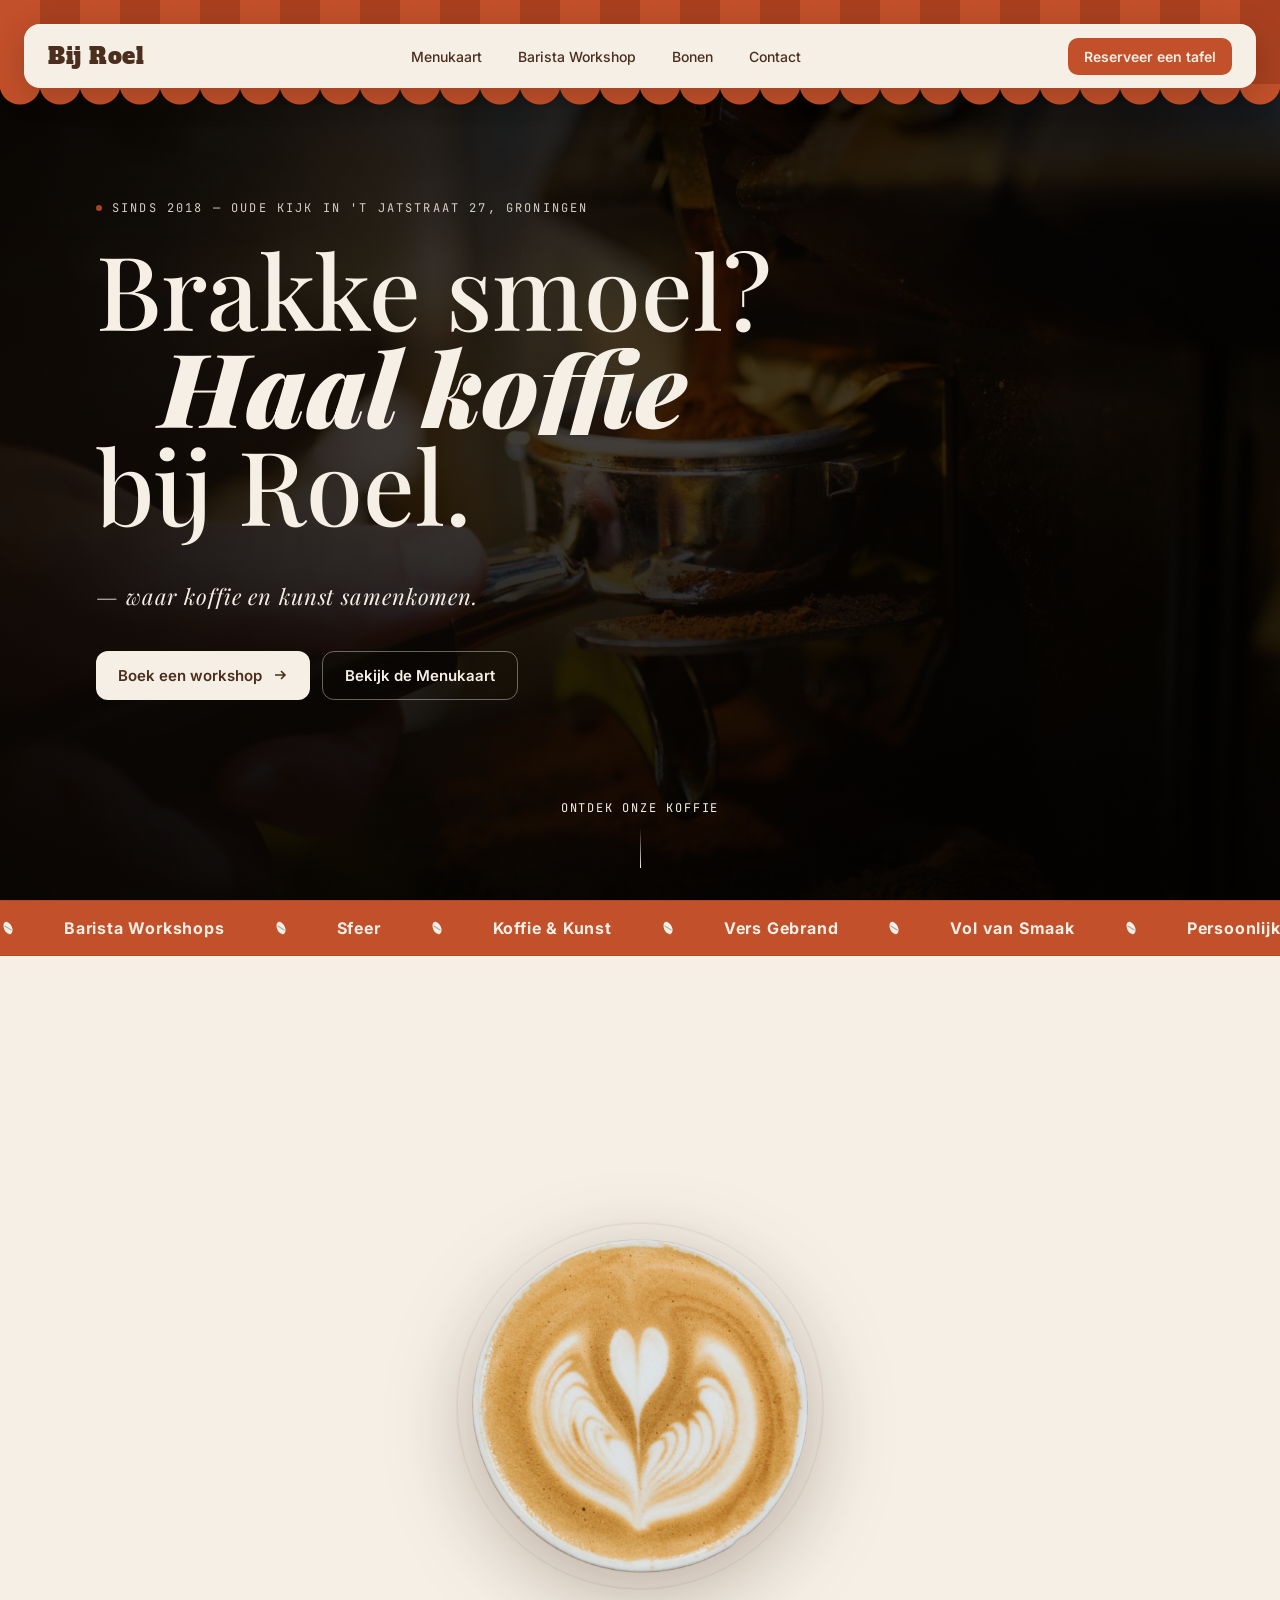
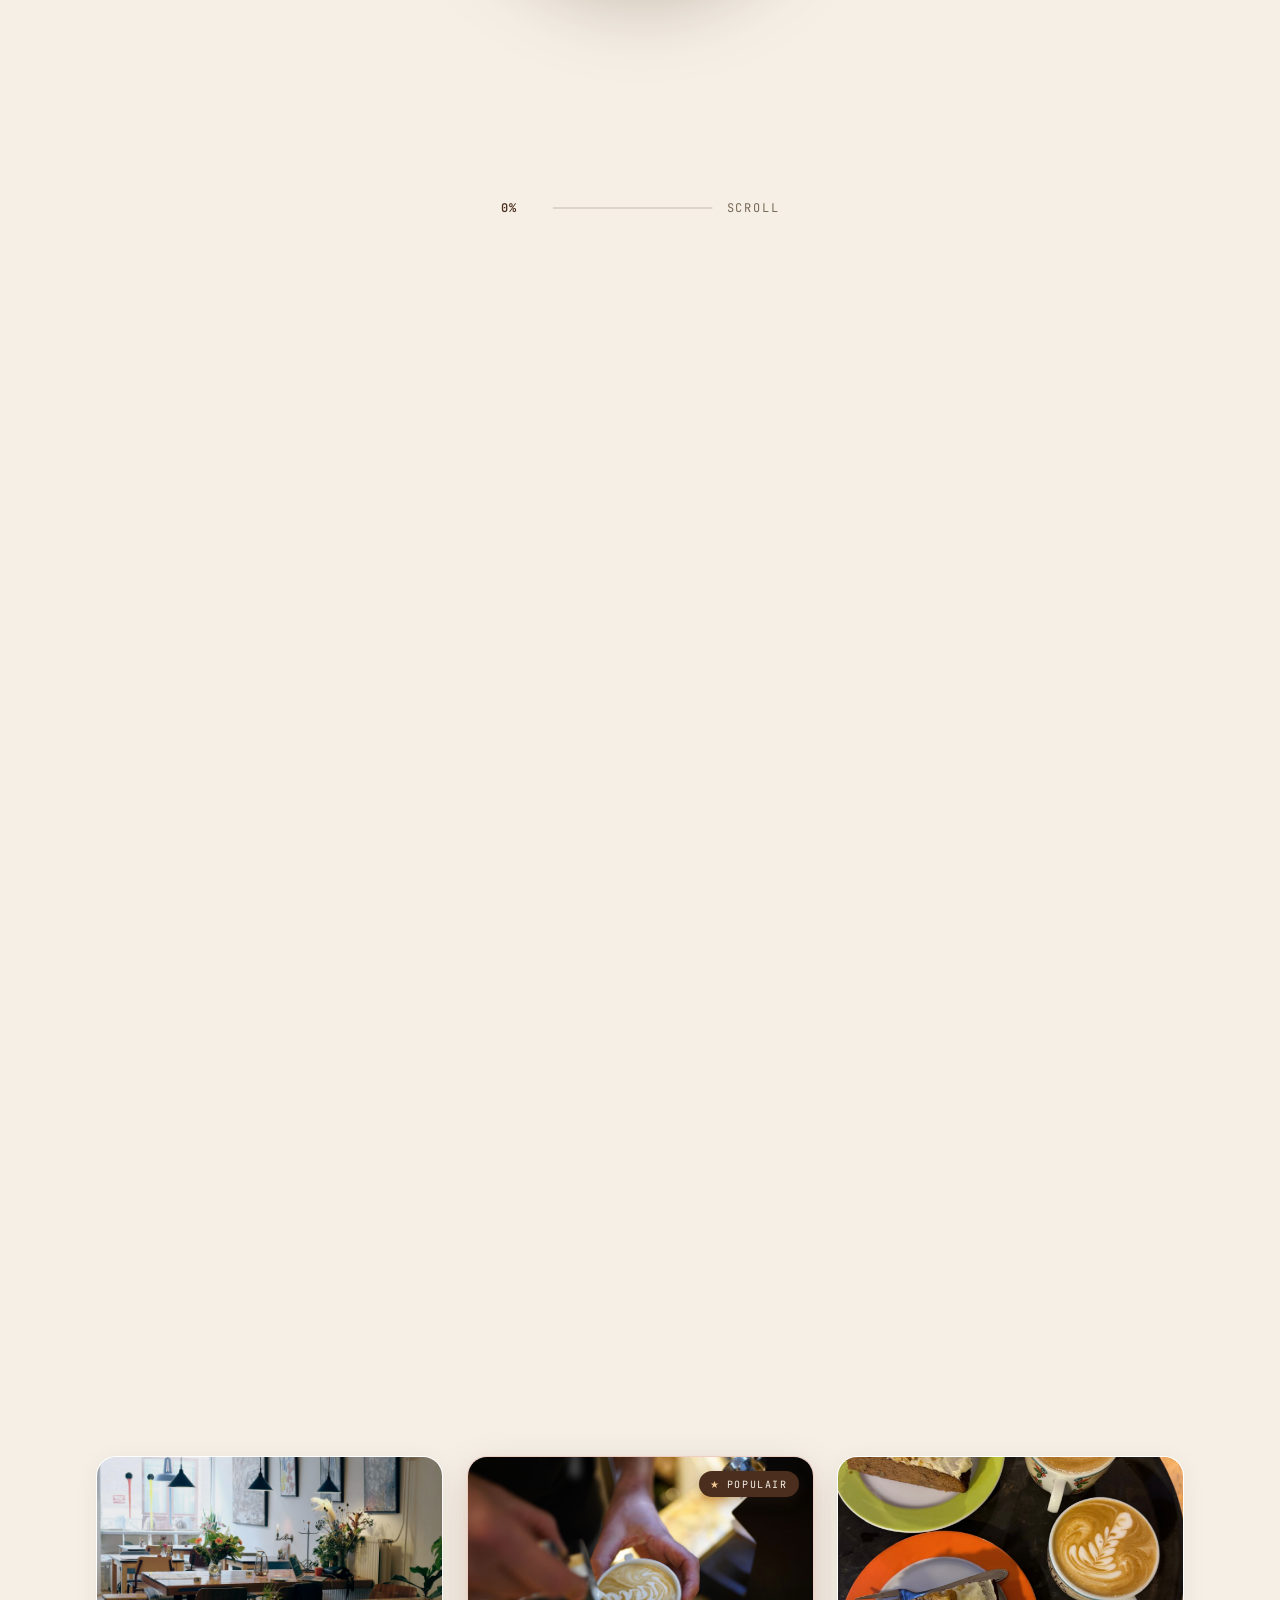
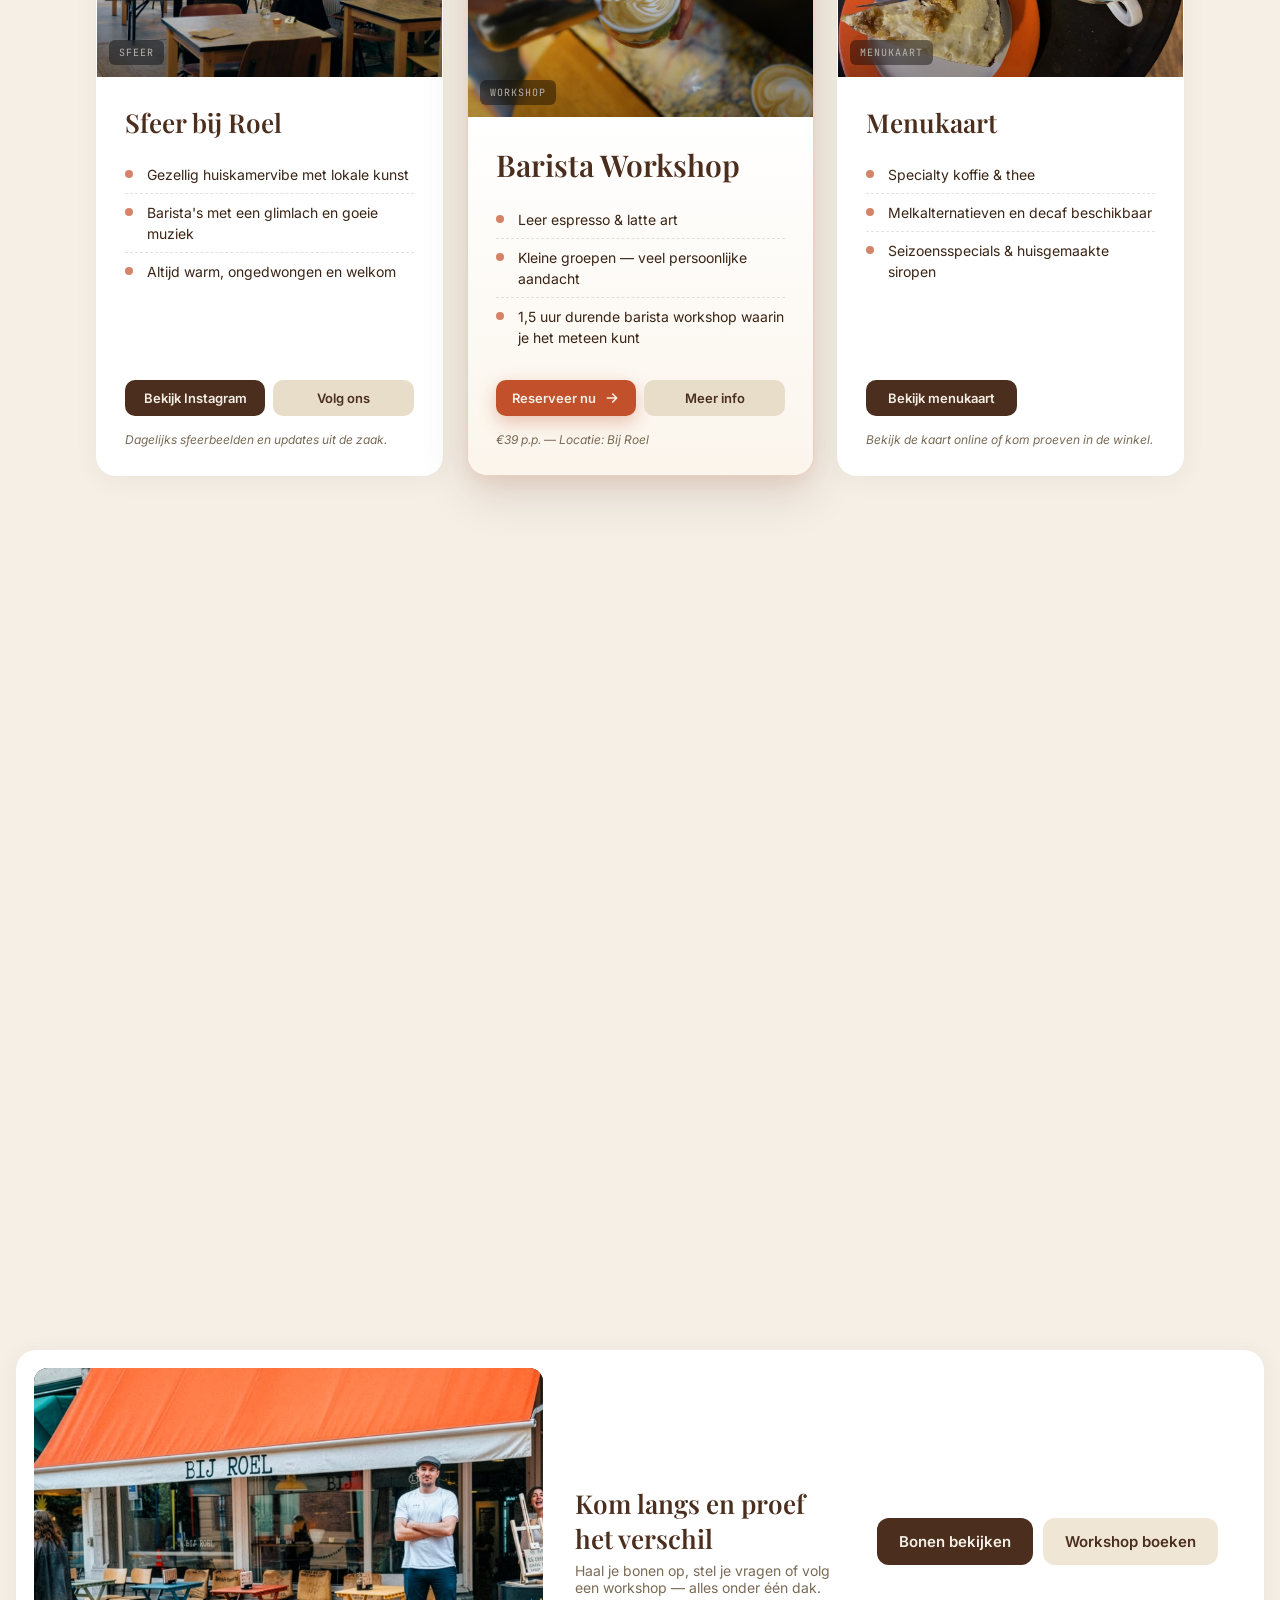
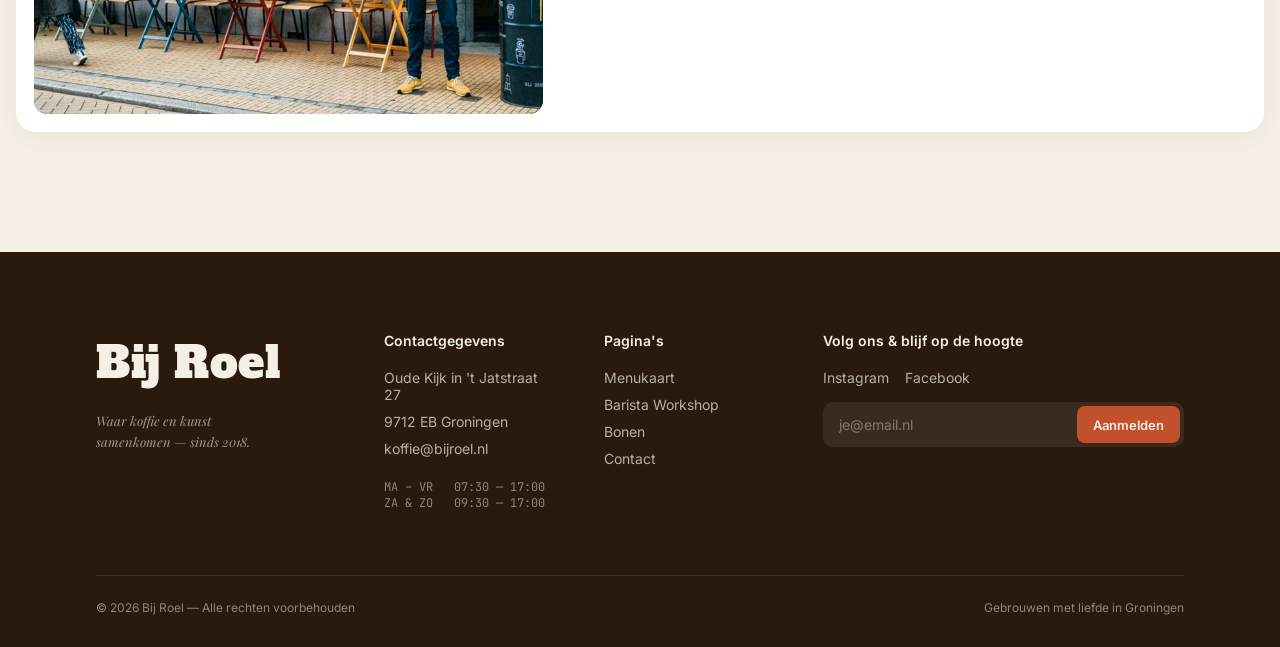
<file: index.html>
<!doctype html>
<html lang="nl">
<head>
<meta charset="utf-8" />
<meta name="viewport" content="width=device-width, initial-scale=1" />
<title>Bij Roel — Specialty koffie in Groningen</title>
<link rel="preconnect" href="https://fonts.googleapis.com">
<link rel="preconnect" href="https://fonts.gstatic.com" crossorigin>
<link href="https://fonts.googleapis.com/css2?family=Alfa+Slab+One&family=Playfair+Display:ital,wght@0,500;0,600;0,700;1,500;1,900&family=Inter:wght@400;500;600;700&family=JetBrains+Mono:wght@400;500&display=swap" rel="stylesheet">
<link rel="stylesheet" href="styles.css?v=12">
</head>
<body>

<!-- ╭─ NAV ─╮ -->
<nav class="nav">
  <a href="#top" class="nav-logo">Bij Roel</a>
  <div class="nav-items">
    <a href="menukaart.html" class="nav-link">Menukaart</a>
    <a href="workshops.html" class="nav-link">Barista Workshop</a>
    <a href="bonen.html" class="nav-link">Bonen</a>
    <a href="contact.html" class="nav-link">Contact</a>
  </div>
  <a href="#contact" class="nav-cta">Reserveer een tafel</a>
</nav>

<!-- ╭─ HERO ─╮ -->
<section class="hero" id="top" data-screen-label="01 Hero">
  <div class="hero-bg" style="background-image: url('assets/hero-grinder.jpeg');"></div>
  <div class="awning"></div>
  <div class="hero-vignette"></div>

  <div class="hero-content">
    <div class="hero-eyebrow" style="text-align: left">
      <span class="dot"></span>
      <span>Sinds 2018 — Oude Kijk in 't Jatstraat 27, Groningen</span>
    </div>
    <h1 class="hero-title">
      <span class="line"><span>Brakke smoel?</span></span>
      <span class="line" style="padding: 0px 0px 0px 64px"><span class="italic">Haal koffie</span></span>
      <span class="line" style="padding: 0px 0px 25px; text-align: left"><span>bij Roel.</span></span>
    </h1>
    <p class="hero-sub">— waar koffie en kunst samenkomen.</p>
    <div class="hero-actions">
      <a href="#workshop" class="btn btn-cream">
        Boek een workshop
        <svg class="arrow" viewBox="0 0 16 16" fill="none" stroke="currentColor" stroke-width="1.6"><path d="M3 8h10M9 4l4 4-4 4"/></svg>
      </a>
      <a href="#menukaart" class="btn btn-outline">
        Bekijk de Menukaart
      </a>
    </div>
  </div>

  <div class="scroll-indicator" style="text-align: center">
    <span>Ontdek onze koffie</span>
    <div class="scroll-line"></div>
  </div>
</section>

<!-- ╭─ MARQUEE BANNER ─╮ -->
<div class="marquee">
  <div class="marquee-track">
    <!-- two copies for seamless scroll -->
    <span class="marquee-item"><svg class="bean" viewBox="0 0 16 16" fill="currentColor"><ellipse cx="8" cy="8" rx="4" ry="6.5" transform="rotate(-25 8 8)"/><path d="M5.8 4.5 Q8 8 10.2 11.5" stroke="rgba(0,0,0,0.3)" fill="none" stroke-width="1" transform="rotate(-25 8 8)"/></svg> Barista Workshops</span>
    <span class="marquee-item"><svg class="bean" viewBox="0 0 16 16" fill="currentColor"><ellipse cx="8" cy="8" rx="4" ry="6.5" transform="rotate(-25 8 8)"/><path d="M5.8 4.5 Q8 8 10.2 11.5" stroke="rgba(0,0,0,0.3)" fill="none" stroke-width="1" transform="rotate(-25 8 8)"/></svg> Sfeer</span>
    <span class="marquee-item"><svg class="bean" viewBox="0 0 16 16" fill="currentColor"><ellipse cx="8" cy="8" rx="4" ry="6.5" transform="rotate(-25 8 8)"/><path d="M5.8 4.5 Q8 8 10.2 11.5" stroke="rgba(0,0,0,0.3)" fill="none" stroke-width="1" transform="rotate(-25 8 8)"/></svg> Koffie &amp; Kunst</span>
    <span class="marquee-item"><svg class="bean" viewBox="0 0 16 16" fill="currentColor"><ellipse cx="8" cy="8" rx="4" ry="6.5" transform="rotate(-25 8 8)"/><path d="M5.8 4.5 Q8 8 10.2 11.5" stroke="rgba(0,0,0,0.3)" fill="none" stroke-width="1" transform="rotate(-25 8 8)"/></svg> Vers Gebrand</span>
    <span class="marquee-item"><svg class="bean" viewBox="0 0 16 16" fill="currentColor"><ellipse cx="8" cy="8" rx="4" ry="6.5" transform="rotate(-25 8 8)"/><path d="M5.8 4.5 Q8 8 10.2 11.5" stroke="rgba(0,0,0,0.3)" fill="none" stroke-width="1" transform="rotate(-25 8 8)"/></svg> Vol van Smaak</span>
    <span class="marquee-item"><svg class="bean" viewBox="0 0 16 16" fill="currentColor"><ellipse cx="8" cy="8" rx="4" ry="6.5" transform="rotate(-25 8 8)"/><path d="M5.8 4.5 Q8 8 10.2 11.5" stroke="rgba(0,0,0,0.3)" fill="none" stroke-width="1" transform="rotate(-25 8 8)"/></svg> Persoonlijk</span>
    <span class="marquee-item"><svg class="bean" viewBox="0 0 16 16" fill="currentColor"><ellipse cx="8" cy="8" rx="4" ry="6.5" transform="rotate(-25 8 8)"/><path d="M5.8 4.5 Q8 8 10.2 11.5" stroke="rgba(0,0,0,0.3)" fill="none" stroke-width="1" transform="rotate(-25 8 8)"/></svg> Specialty Koffie</span>
    <!-- duplicate -->
    <span class="marquee-item"><svg class="bean" viewBox="0 0 16 16" fill="currentColor"><ellipse cx="8" cy="8" rx="4" ry="6.5" transform="rotate(-25 8 8)"/></svg> Barista Workshops</span>
    <span class="marquee-item"><svg class="bean" viewBox="0 0 16 16" fill="currentColor"><ellipse cx="8" cy="8" rx="4" ry="6.5" transform="rotate(-25 8 8)"/></svg> Sfeer</span>
    <span class="marquee-item"><svg class="bean" viewBox="0 0 16 16" fill="currentColor"><ellipse cx="8" cy="8" rx="4" ry="6.5" transform="rotate(-25 8 8)"/></svg> Koffie &amp; Kunst</span>
    <span class="marquee-item"><svg class="bean" viewBox="0 0 16 16" fill="currentColor"><ellipse cx="8" cy="8" rx="4" ry="6.5" transform="rotate(-25 8 8)"/></svg> Vers Gebrand</span>
    <span class="marquee-item"><svg class="bean" viewBox="0 0 16 16" fill="currentColor"><ellipse cx="8" cy="8" rx="4" ry="6.5" transform="rotate(-25 8 8)"/></svg> Vol van Smaak</span>
    <span class="marquee-item"><svg class="bean" viewBox="0 0 16 16" fill="currentColor"><ellipse cx="8" cy="8" rx="4" ry="6.5" transform="rotate(-25 8 8)"/></svg> Persoonlijk</span>
    <span class="marquee-item"><svg class="bean" viewBox="0 0 16 16" fill="currentColor"><ellipse cx="8" cy="8" rx="4" ry="6.5" transform="rotate(-25 8 8)"/></svg> Specialty Koffie</span>
  </div>
</div>

<!-- ╭─ SCROLL CUP STORY ─╮ -->
<section class="cup-story" id="cup-story" data-screen-label="02 Cup Story">
  <div class="cup-track">
    <div class="cup-stage">
      <div class="cup-wrap">
        <img class="cup-img" src="assets/cappuccino.png" alt="Latte art" />
        <div class="cup-ring"></div>
      </div>

      <div class="cup-label cup-label--tl">
        <span class="cup-label-num">01</span>
        <span class="cup-label-title">Vers gebrand</span>
        <span class="cup-label-sub">Eigen branderij — chocolade, noot, karamel.</span>
      </div>
      <div class="cup-label cup-label--tr">
        <span class="cup-label-num">02</span>
        <span class="cup-label-title">Latte art</span>
        <span class="cup-label-sub">Door barista's met een glimlach.</span>
      </div>
      <div class="cup-label cup-label--bl">
        <span class="cup-label-num">03</span>
        <span class="cup-label-title">Eerlijke keten</span>
        <span class="cup-label-sub">Traceerbare herkomst, directe relaties.</span>
      </div>
      <div class="cup-label cup-label--br">
        <span class="cup-label-num">04</span>
        <span class="cup-label-title">Specialty koffie</span>
        <span class="cup-label-sub">Espresso, cappuccino &amp; filter.</span>
      </div>

      <div class="cup-progress">
        <span class="cup-progress-num"><span data-cup-progress>0</span>%</span>
        <span class="cup-progress-line"><span data-cup-bar></span></span>
        <span class="cup-progress-label">Scroll</span>
      </div>
    </div>
  </div>
</section>

<!-- ╭─ CATEGORY CARDS ─╮ -->
<section class="cards-section section-pad" id="menukaart" data-screen-label="02 Categories">
  <div class="cards-grid">

    <article class="card card-fancy" data-card-i="0">
      <div class="card-shimmer"></div>
      <div class="card-img">
        <img class="card-img-inner card-photo" src="assets/card-sfeer.jpeg" alt="Interieur Bij Roel" loading="lazy" />
        <span class="card-img-label">Sfeer</span>
      </div>
      <div class="card-body">
        <h3 class="card-title">Sfeer bij Roel</h3>
        <ul class="card-list">
          <li>Gezellig huiskamervibe met lokale kunst</li>
          <li>Barista's met een glimlach en goeie muziek</li>
          <li>Altijd warm, ongedwongen en welkom</li>
        </ul>
        <div class="card-actions">
          <a class="card-btn primary" href="#">Bekijk Instagram</a>
          <a class="card-btn secondary" href="#">Volg ons</a>
        </div>
        <p class="card-foot">Dagelijks sfeerbeelden en updates uit de zaak.</p>
      </div>
    </article>

    <article class="card card-fancy card-feature" id="workshop" data-card-i="1">
      <span class="card-ribbon">Populair</span>
      <div class="card-shimmer"></div>
      <div class="card-glow"></div>
      <div class="card-img">
        <img class="card-img-inner card-photo" src="assets/card-workshop.jpeg" alt="Barista giet latte art" loading="lazy" />
        <div class="steam"><span></span><span></span><span></span></div>
        <span class="card-img-label">Workshop</span>
      </div>
      <div class="card-body">
        <h3 class="card-title">Barista Workshop</h3>
        <ul class="card-list">
          <li>Leer espresso &amp; latte art</li>
          <li>Kleine groepen — veel persoonlijke aandacht</li>
          <li>1,5 uur durende barista workshop waarin je het meteen kunt</li>
        </ul>
        <div class="card-actions">
          <a class="card-btn primary" href="#"><span>Reserveer nu</span><svg viewBox="0 0 24 24" width="16" height="16" fill="none" stroke="currentColor" stroke-width="2.4" stroke-linecap="round" stroke-linejoin="round"><path d="M5 12h14M13 6l6 6-6 6"/></svg></a>
          <a class="card-btn secondary" href="#">Meer info</a>
        </div>
        <p class="card-foot">€39 p.p. — Locatie: Bij Roel</p>
      </div>
    </article>

    <article class="card card-fancy" id="bonen" data-card-i="2">
      <div class="card-shimmer"></div>
      <div class="card-img">
        <img class="card-img-inner card-photo" src="assets/card-menu.jpeg" alt="Dienblad met koffie en taart" loading="lazy" />
        <span class="card-img-label">Menukaart</span>
      </div>
      <div class="card-body">
        <h3 class="card-title">Menukaart</h3>
        <ul class="card-list">
          <li>Specialty koffie &amp; thee</li>
          <li>Melkalternatieven en decaf beschikbaar</li>
          <li>Seizoensspecials &amp; huisgemaakte siropen</li>
        </ul>
        <div class="card-actions">
          <a class="card-btn primary" href="#" style="flex: none; padding: 10px 22px;">Bekijk menukaart</a>
        </div>
        <p class="card-foot">Bekijk de kaart online of kom proeven in de winkel.</p>
      </div>
    </article>

  </div>
</section>

<!-- ╭─ WHY SECTION ─╮ -->
<section class="why-section" data-screen-label="03 Why">
  <div class="why-head reveal">
    <h2>Waarom Koffie Bij Roel?</h2>
    <p>Lokale specialty koffie uit eigen branderij, vers gezet door barista's. We helpen je kiezen — van espresso tot filter — en geven eerlijk advies over maling, zetmethode en herkomst.</p>
  </div>

  <div class="why-grid">
    <div class="feature reveal">
      <div class="feature-icon">
        <svg viewBox="0 0 24 24"><path d="M6 4v3a6 6 0 0 0 12 0V4M9 4h6M8 11h8a4 4 0 0 1 4 4v0a4 4 0 0 1-4 4H8a4 4 0 0 1-4-4v0a4 4 0 0 1 4-4Z"/></svg>
      </div>
      <h3>Vers gebrand, vol smaak</h3>
      <p>Altijd vers gebrande bonen met brandsmaak op de zak. Profiel: chocolade, noot, karamel.</p>
      <a href="#" class="feature-link">Bekijk onze koffiebonen →</a>
    </div>

    <div class="feature reveal">
      <div class="feature-icon">
        <svg viewBox="0 0 24 24"><circle cx="8" cy="8" r="3"/><circle cx="16" cy="16" r="3"/><path d="M11 8h2a3 3 0 0 1 3 3v2"/></svg>
      </div>
      <h3>Eerlijke keten</h3>
      <p>Traceerbare herkomst en langdurige relaties met boeren en importeurs.</p>
      <a href="#" class="feature-link">Lees meer over herkomst →</a>
    </div>

    <div class="feature reveal">
      <div class="feature-icon">
        <svg viewBox="0 0 24 24"><path d="M12 3v18M5 8h14M5 16h14"/><circle cx="12" cy="12" r="3"/></svg>
      </div>
      <h3>Persoonlijk advies</h3>
      <p>Van maling tot zetmethode: wij zorgen dat jouw kopje thuis net zo lekker smaakt.</p>
      <a href="#" class="feature-link">Ontdek zetmethodes op de menukaart →</a>
    </div>

    <div class="feature reveal">
      <div class="feature-icon">
        <svg viewBox="0 0 24 24"><path d="M4 7h16M4 12h16M4 17h10"/><circle cx="18" cy="17" r="2.5"/></svg>
      </div>
      <h3>Kleine workshops</h3>
      <p>Leer espresso &amp; latte art in kleine groepen met veel persoonlijke aandacht.</p>
      <a href="#" class="feature-link">Boek een barista workshop →</a>
    </div>
  </div>

  <div class="tags-row reveal">
    <span class="rating"><span class="stars">★★★★★</span> 4.8/5 — gebaseerd op reviews van onze gasten</span>
    <span class="tag">specialty koffiebonen</span>
    <span class="tag">barista workshop</span>
    <span class="tag">espresso, cappuccino &amp; filterkoffie</span>
  </div>
</section>

<!-- ╭─ CTA BANNER ─╮ -->
<div class="cta-banner reveal cta-with-photo" id="contact">
  <div class="cta-photo">
    <img src="assets/storefront-bw.png" alt="Bij Roel storefront" loading="lazy" />
  </div>
  <div class="cta-text">
    <div>
      <h3>Kom langs en proef het verschil</h3>
      <p>Haal je bonen op, stel je vragen of volg een workshop — alles onder één dak.</p>
    </div>
    <div class="cta-banner-actions">
      <a class="btn btn-brown" href="#bonen">Bonen bekijken</a>
      <a class="btn" style="background: var(--cream-2); color: var(--brown);" href="#workshop">Workshop boeken</a>
    </div>
  </div>
</div>

<!-- ╭─ FOOTER ─╮ -->
<footer class="footer">
  <div class="footer-inner">

    <div>
      <div class="footer-logo">Bij Roel</div>
      <p class="footer-tag">Waar koffie en kunst<br>samenkomen — sinds 2018.</p>
    </div>

    <div>
      <h4>Contactgegevens</h4>
      <ul class="footer-list">
        <li>Oude Kijk in 't Jatstraat 27</li>
        <li>9712 EB Groningen</li>
        <li><a href="mailto:koffie@bijroel.nl">koffie@bijroel.nl</a></li>
        <li style="margin-top: 12px; color: rgba(245,239,230,0.5); font-family: 'JetBrains Mono', monospace; font-size: 12px;">MA – VR &nbsp; 07:30 — 17:00<br>ZA &amp; ZO &nbsp; 09:30 — 17:00</li>
      </ul>
    </div>

    <div>
      <h4>Pagina's</h4>
      <ul class="footer-list">
        <li><a href="#menukaart">Menukaart</a></li>
        <li><a href="#workshop">Barista Workshop</a></li>
        <li><a href="#bonen">Bonen</a></li>
        <li><a href="#contact">Contact</a></li>
      </ul>
    </div>

    <div>
      <h4>Volg ons &amp; blijf op de hoogte</h4>
      <ul class="footer-list" style="flex-direction: row; gap: 16px; margin-bottom: 8px;">
        <li><a href="#">Instagram</a></li>
        <li><a href="#">Facebook</a></li>
      </ul>
      <form class="footer-newsletter" onsubmit="event.preventDefault();">
        <input type="email" placeholder="je@email.nl" required />
        <button type="submit">Aanmelden</button>
      </form>
    </div>

  </div>

  <div class="footer-bottom" style="margin-top: 64px;">
    <span>© 2026 Bij Roel — Alle rechten voorbehouden</span>
    <span>Gebrouwen met liefde in Groningen</span>
  </div>
</footer>

<script src="app.js?v=9"></script>

</body>
</html>
</file>
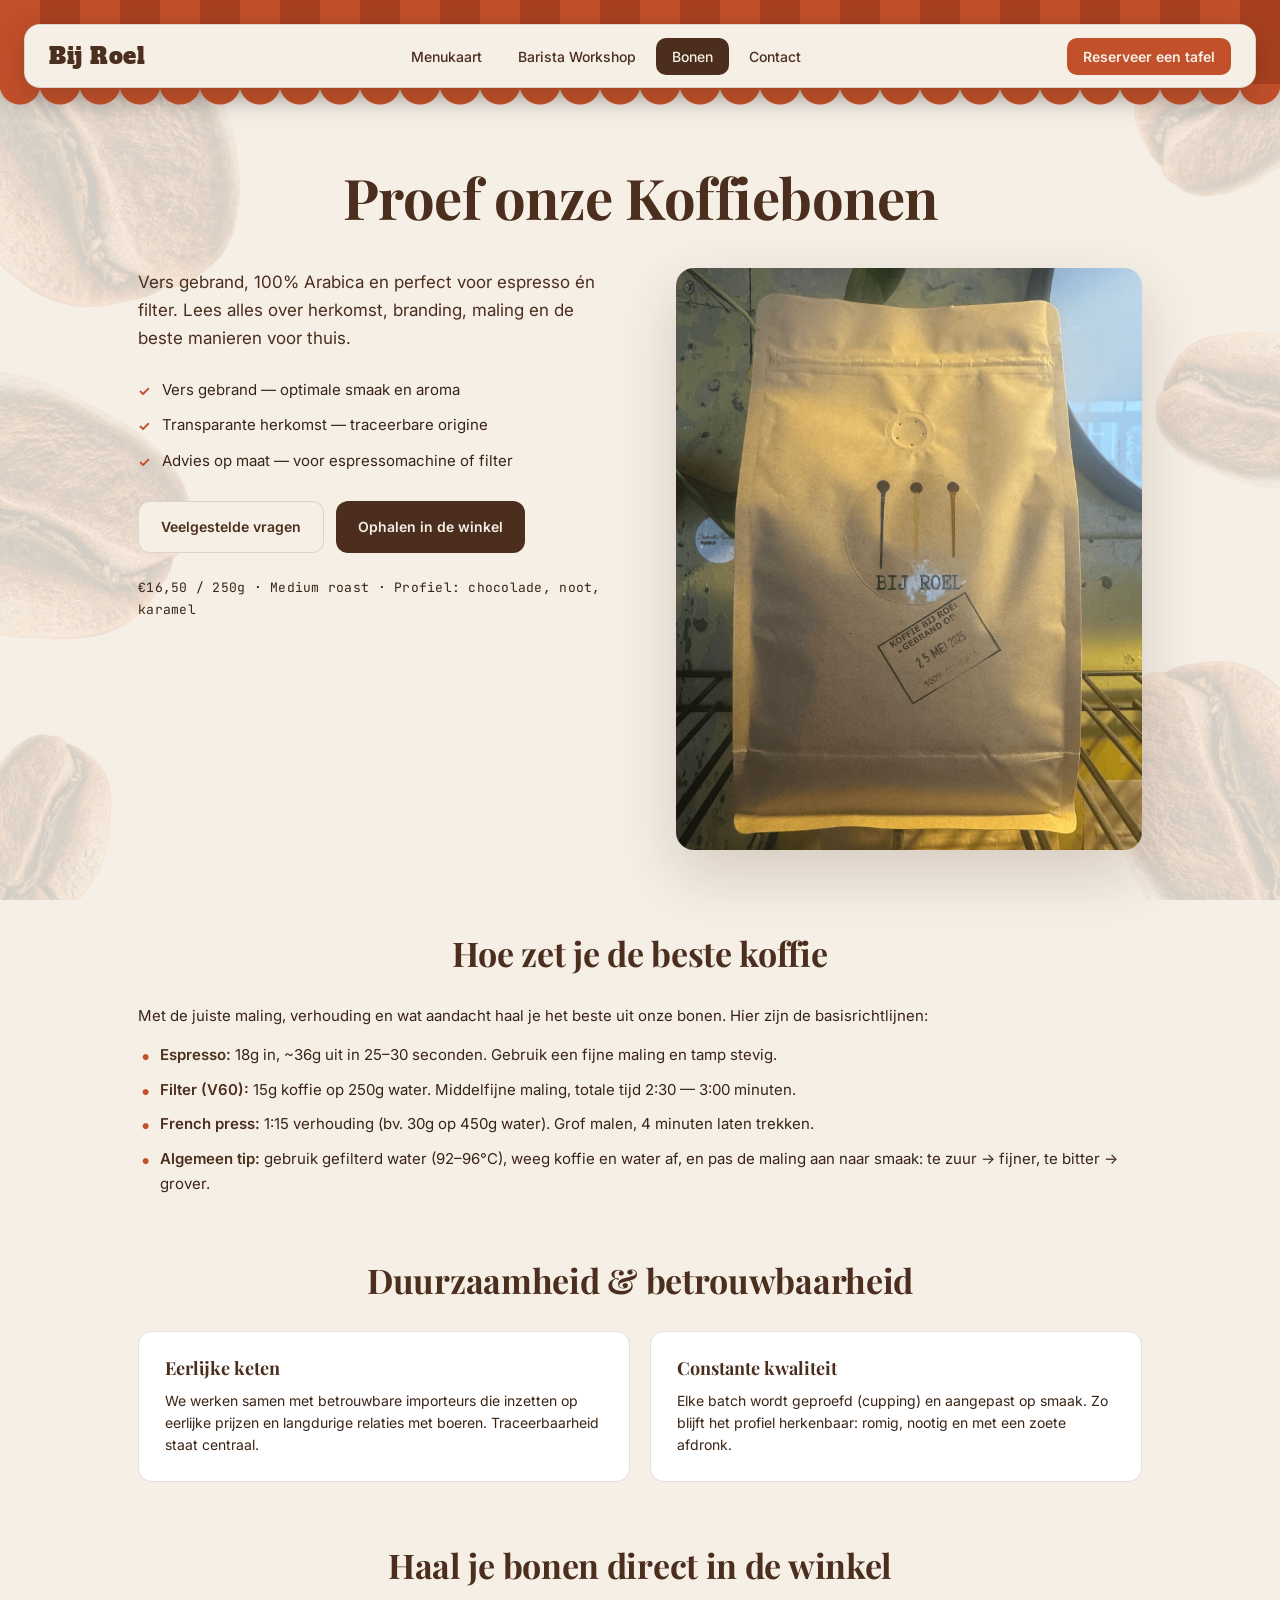
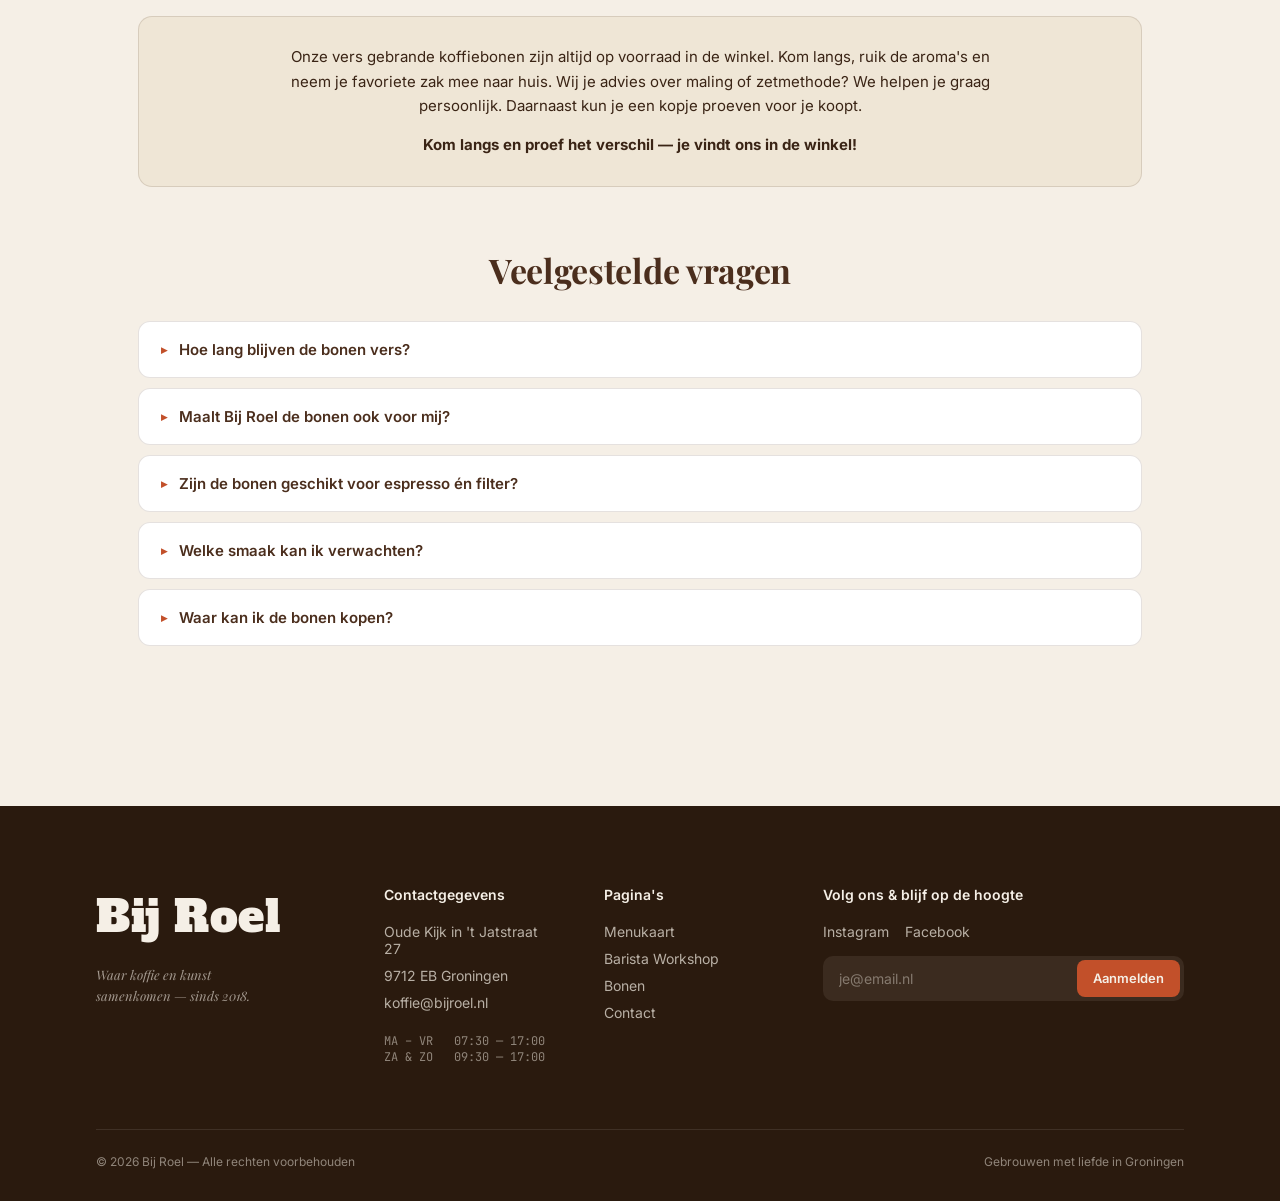
<file: bonen.html>
<!doctype html>
<html lang="nl">
<head>
<meta charset="utf-8" />
<meta name="viewport" content="width=device-width, initial-scale=1" />
<title>Bonen — Bij Roel</title>
<link rel="preconnect" href="https://fonts.googleapis.com">
<link rel="preconnect" href="https://fonts.gstatic.com" crossorigin>
<link href="https://fonts.googleapis.com/css2?family=Alfa+Slab+One&family=Playfair+Display:ital,wght@0,500;0,600;0,700;1,500;1,900&family=Inter:wght@400;500;600;700&family=JetBrains+Mono:wght@400;500&display=swap" rel="stylesheet">
<link rel="stylesheet" href="styles.css?v=12">
<link rel="stylesheet" href="subpages.css?v=1">
<style>
.bean-decor {
  position: fixed;
  inset: 0;
  pointer-events: none;
  z-index: 0;
  overflow: hidden;
}
.bean-decor img {
  position: absolute;
  opacity: 0.14;
}
.bean-1 { width: 310px; top: -85px;  left: -90px;  transform: rotate(-22deg); }
.bean-2 { width: 185px; top: -40px;  right: -55px; transform: rotate(52deg);  }
.bean-3 { width: 155px; top: 34%;    right: -58px; transform: rotate(108deg); }
.bean-4 { width: 260px; top: 38%;    left: -115px; transform: rotate(-65deg); }
.bean-6 { width: 235px; bottom: -60px; right: -70px; transform: rotate(162deg); }
.bean-7 { width: 140px; bottom: -20px; left:  -28px; transform: rotate(205deg); }
.subpage-inner, .footer { position: relative; z-index: 1; }
</style>
</head>
<body class="subpage" data-screen-label="Bonen">

<!-- BEAN DECORATIONS -->
<div class="bean-decor" aria-hidden="true">
  <img src="uploads/koffieboon.png" alt="" class="bean-1">
  <img src="uploads/koffieboon.png" alt="" class="bean-2">
  <img src="uploads/koffieboon.png" alt="" class="bean-3">
  <img src="uploads/koffieboon.png" alt="" class="bean-4">
  <img src="uploads/koffieboon.png" alt="" class="bean-6">
  <img src="uploads/koffieboon.png" alt="" class="bean-7">
</div>

<!-- NAV -->
<div class="awning"></div>
<nav class="nav scrolled">
  <a href="index.html" class="nav-logo">Bij Roel</a>
  <div class="nav-items">
    <a href="menukaart.html" class="nav-link">Menukaart</a>
    <a href="workshops.html" class="nav-link">Barista Workshop</a>
    <a href="bonen.html" class="nav-link active">Bonen</a>
    <a href="contact.html" class="nav-link">Contact</a>
  </div>
  <a href="contact.html" class="nav-cta">Reserveer een tafel</a>
</nav>

<main class="subpage-inner">
  <h1 class="subpage-title">Proef onze Koffiebonen</h1>

  <!-- INTRO: text + bag image -->
  <section class="intro">
    <div class="intro-text">
      <p class="lead">Vers gebrand, 100% Arabica en perfect voor espresso én filter. Lees alles over herkomst, branding, maling en de beste manieren voor thuis.</p>

      <ul class="intro-list">
        <li>Vers gebrand — optimale smaak en aroma</li>
        <li>Transparante herkomst — traceerbare origine</li>
        <li>Advies op maat — voor espressomachine of filter</li>
      </ul>

      <div class="intro-actions">
        <a class="btn btn-cream" href="#faq" style="border:1px solid var(--line);">Veelgestelde vragen</a>
        <a class="btn btn-brown" href="contact.html">Ophalen in de winkel</a>
      </div>

      <p class="intro-meta">€16,50 / 250g · Medium roast · Profiel: chocolade, noot, karamel</p>
    </div>

    <div class="intro-image">
      <img src="uploads/BijRoelBonen.png" alt="Bij Roel koffiebonen" loading="lazy" />
    </div>
  </section>

  <!-- HOE ZET JE DE BESTE KOFFIE -->
  <h2 class="sub-section-title">Hoe zet je de beste koffie</h2>
  <div class="content-block">
    <p>Met de juiste maling, verhouding en wat aandacht haal je het beste uit onze bonen. Hier zijn de basisrichtlijnen:</p>
    <ul>
      <li><strong>Espresso:</strong> 18g in, ~36g uit in 25–30 seconden. Gebruik een fijne maling en tamp stevig.</li>
      <li><strong>Filter (V60):</strong> 15g koffie op 250g water. Middelfijne maling, totale tijd 2:30 — 3:00 minuten.</li>
      <li><strong>French press:</strong> 1:15 verhouding (bv. 30g op 450g water). Grof malen, 4 minuten laten trekken.</li>
      <li><strong>Algemeen tip:</strong> gebruik gefilterd water (92–96°C), weeg koffie en water af, en pas de maling aan naar smaak: te zuur → fijner, te bitter → grover.</li>
    </ul>
  </div>

  <!-- DUURZAAMHEID & BETROUWBAARHEID -->
  <h2 class="sub-section-title">Duurzaamheid &amp; betrouwbaarheid</h2>
  <div class="callout-pair">
    <div class="callout">
      <h4>Eerlijke keten</h4>
      <p>We werken samen met betrouwbare importeurs die inzetten op eerlijke prijzen en langdurige relaties met boeren. Traceerbaarheid staat centraal.</p>
    </div>
    <div class="callout">
      <h4>Constante kwaliteit</h4>
      <p>Elke batch wordt geproefd (cupping) en aangepast op smaak. Zo blijft het profiel herkenbaar: romig, nootig en met een zoete afdronk.</p>
    </div>
  </div>

  <!-- HAAL JE BONEN DIRECT IN DE WINKEL -->
  <h2 class="sub-section-title">Haal je bonen direct in de winkel</h2>
  <div class="shop-highlight">
    <p>Onze vers gebrande koffiebonen zijn altijd op voorraad in de winkel. Kom langs, ruik de aroma's en neem je favoriete zak mee naar huis. Wij je advies over maling of zetmethode? We helpen je graag persoonlijk. Daarnaast kun je een kopje proeven voor je koopt.</p>
    <p style="margin-top: 14px;"><strong>Kom langs en proef het verschil — je vindt ons in de winkel!</strong></p>
  </div>

  <!-- FAQ -->
  <h2 class="sub-section-title" id="faq">Veelgestelde vragen</h2>
  <div class="faq">
    <div class="faq-item">
      <button class="faq-q">Hoe lang blijven de bonen vers?</button>
      <div class="faq-a"><div class="faq-a-inner">Ongeopend zijn onze bonen circa 3 maanden optimaal. Eenmaal geopend adviseren we de zak binnen 3–4 weken op te drinken en luchtdicht te bewaren op een donkere, droge plek.</div></div>
    </div>
    <div class="faq-item">
      <button class="faq-q">Maalt Bij Roel de bonen ook voor mij?</button>
      <div class="faq-a"><div class="faq-a-inner">Ja, met plezier. Geef bij je bestelling de zetmethode aan (espresso, V60, French press, moka, etc.) en we malen ze passend op de molen in de winkel.</div></div>
    </div>
    <div class="faq-item">
      <button class="faq-q">Zijn de bonen geschikt voor espresso én filter?</button>
      <div class="faq-a"><div class="faq-a-inner">Onze huisblend is een medium roast die zich uitstekend leent voor zowel espresso als filter. Wil je echt het maximum uit één methode? Vraag in de winkel naar onze single-origin selectie.</div></div>
    </div>
    <div class="faq-item">
      <button class="faq-q">Welke smaak kan ik verwachten?</button>
      <div class="faq-a"><div class="faq-a-inner">Een ronde, evenwichtige kop met tonen van melkchocolade, hazelnoot en karamel. Lichte zoetheid in de afdronk, weinig zuren en een zachte body.</div></div>
    </div>
    <div class="faq-item">
      <button class="faq-q">Waar kan ik de bonen kopen?</button>
      <div class="faq-a"><div class="faq-a-inner">Direct in de winkel aan de Oude Kijk in 't Jatstraat 27 in Groningen. Online bestellen kan momenteel nog niet — bewust, omdat wij persoonlijk advies belangrijk vinden.</div></div>
    </div>
  </div>
</main>

<!-- FOOTER -->
<footer class="footer">
  <div class="footer-inner">
    <div>
      <div class="footer-logo">Bij Roel</div>
      <p class="footer-tag">Waar koffie en kunst<br>samenkomen — sinds 2018.</p>
    </div>
    <div>
      <h4>Contactgegevens</h4>
      <ul class="footer-list">
        <li>Oude Kijk in 't Jatstraat 27</li>
        <li>9712 EB Groningen</li>
        <li><a href="mailto:koffie@bijroel.nl">koffie@bijroel.nl</a></li>
        <li style="margin-top: 12px; color: rgba(245,239,230,0.5); font-family: 'JetBrains Mono', monospace; font-size: 12px;">MA – VR &nbsp; 07:30 — 17:00<br>ZA &amp; ZO &nbsp; 09:30 — 17:00</li>
      </ul>
    </div>
    <div>
      <h4>Pagina's</h4>
      <ul class="footer-list">
        <li><a href="menukaart.html">Menukaart</a></li>
        <li><a href="workshops.html">Barista Workshop</a></li>
        <li><a href="bonen.html">Bonen</a></li>
        <li><a href="contact.html">Contact</a></li>
      </ul>
    </div>
    <div>
      <h4>Volg ons &amp; blijf op de hoogte</h4>
      <ul class="footer-list" style="flex-direction: row; gap: 16px; margin-bottom: 8px;">
        <li><a href="#">Instagram</a></li>
        <li><a href="#">Facebook</a></li>
      </ul>
      <form class="footer-newsletter" onsubmit="event.preventDefault();">
        <input type="email" placeholder="je@email.nl" required />
        <button type="submit">Aanmelden</button>
      </form>
    </div>
  </div>
  <div class="footer-bottom" style="margin-top: 64px;">
    <span>© 2026 Bij Roel — Alle rechten voorbehouden</span>
    <span>Gebrouwen met liefde in Groningen</span>
  </div>
</footer>

<script src="subpages.js"></script>
</body>
</html>
</file>
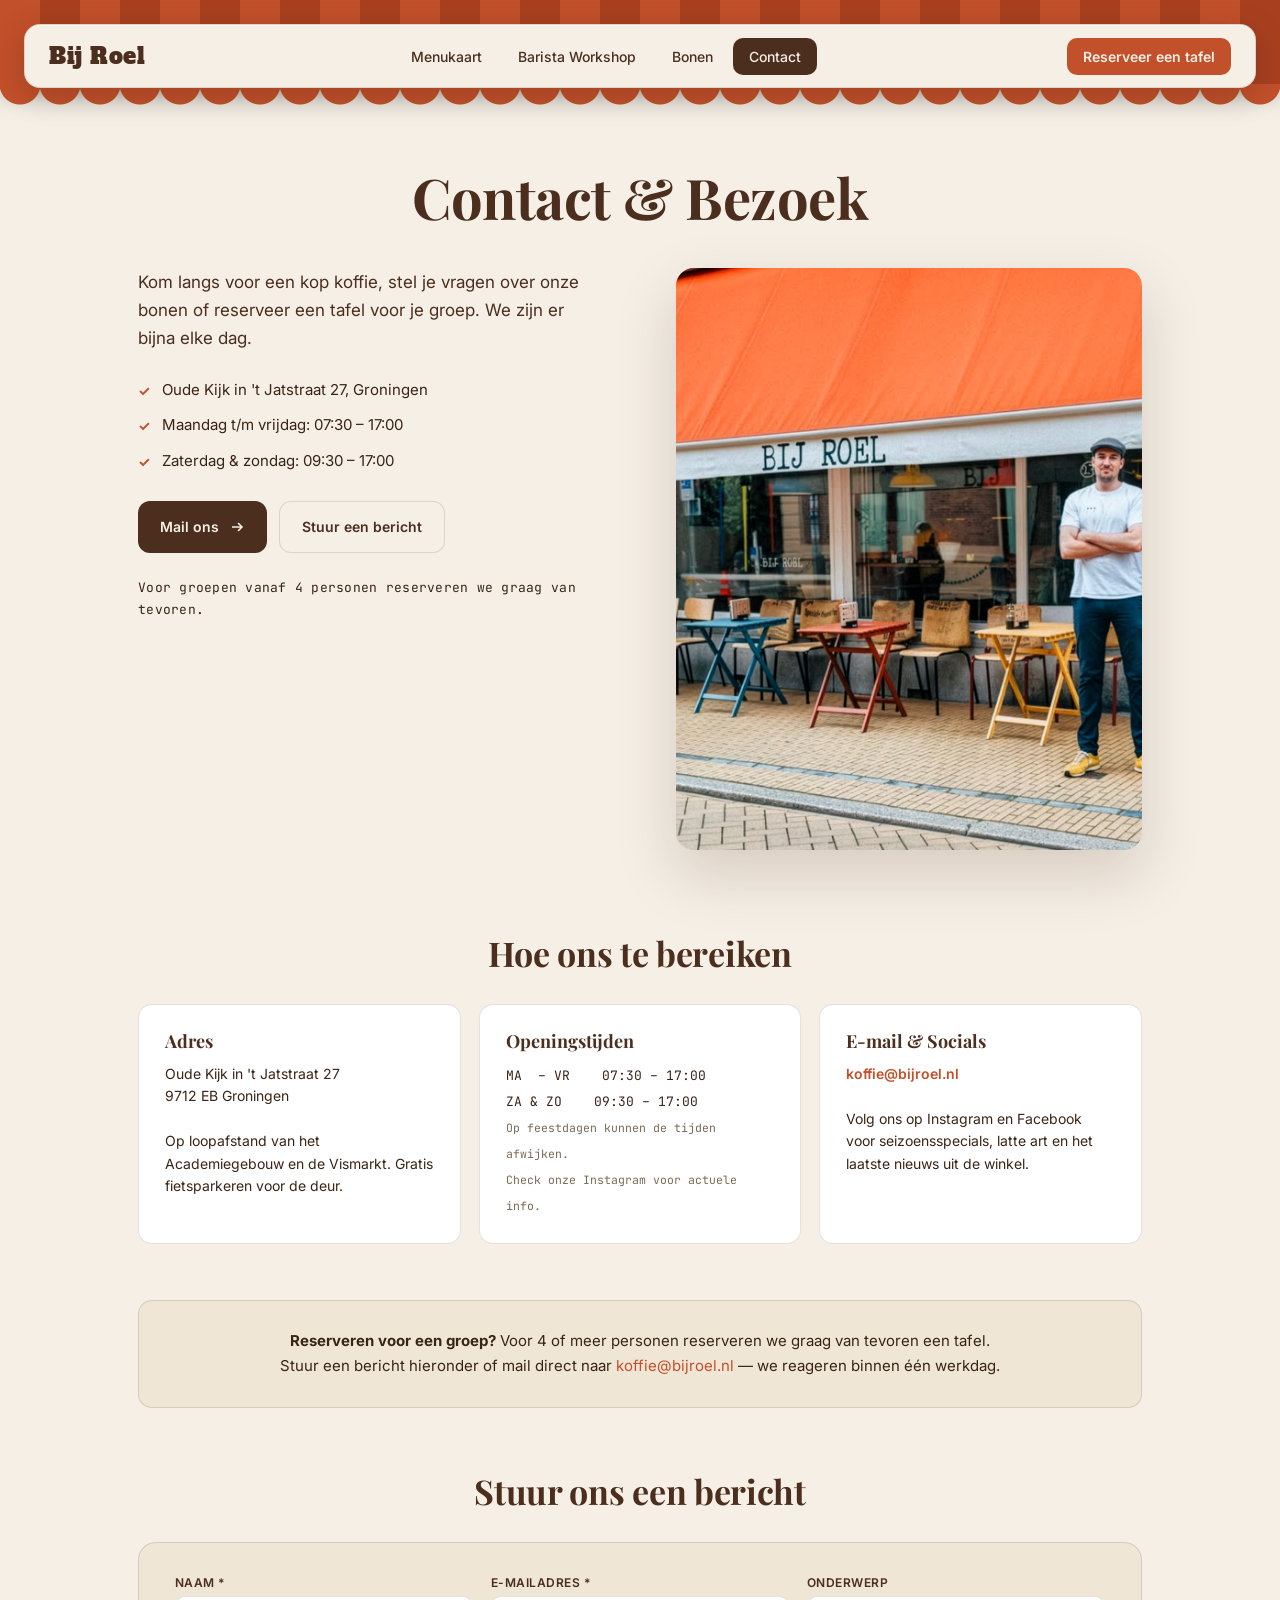
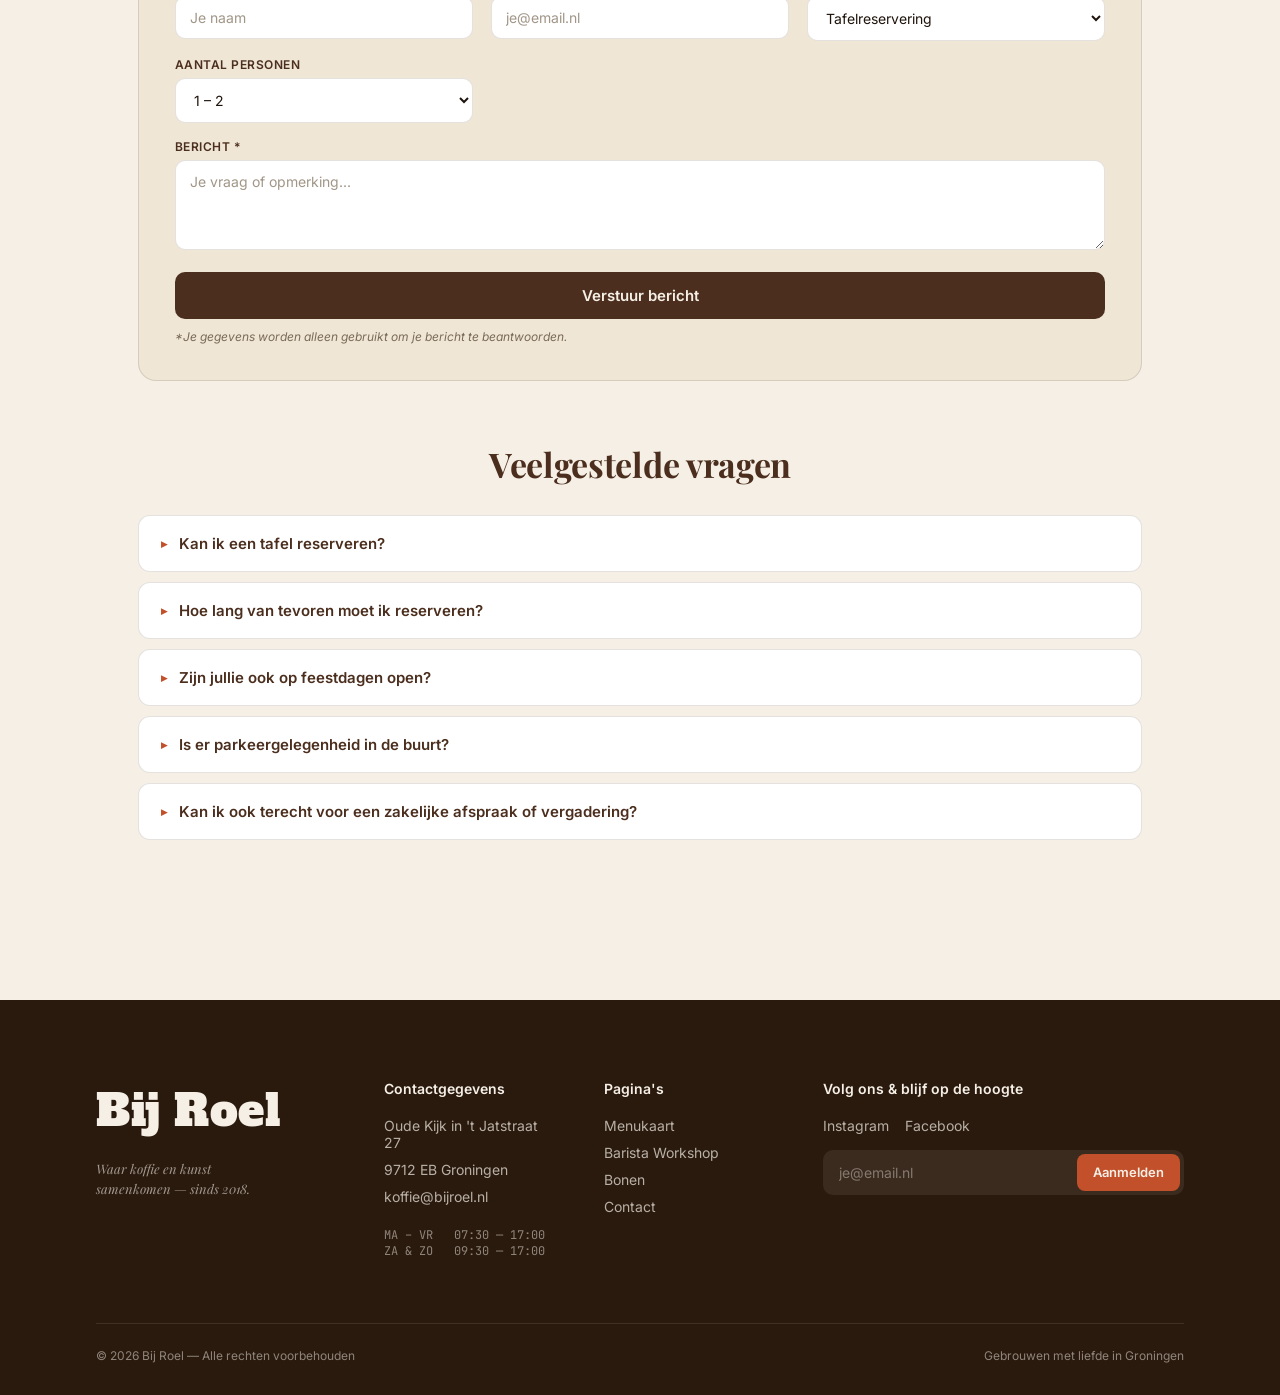
<file: contact.html>
<!doctype html>
<html lang="nl">
<head>
<meta charset="utf-8" />
<meta name="viewport" content="width=device-width, initial-scale=1" />
<title>Contact — Bij Roel</title>
<link rel="preconnect" href="https://fonts.googleapis.com">
<link rel="preconnect" href="https://fonts.gstatic.com" crossorigin>
<link href="https://fonts.googleapis.com/css2?family=Alfa+Slab+One&family=Playfair+Display:ital,wght@0,500;0,600;0,700;1,500;1,900&family=Inter:wght@400;500;600;700&family=JetBrains+Mono:wght@400;500&display=swap" rel="stylesheet">
<link rel="stylesheet" href="styles.css?v=12">
<link rel="stylesheet" href="subpages.css?v=1">
</head>
<body class="subpage" data-screen-label="Contact">

<!-- NAV -->
<div class="awning"></div>
<nav class="nav scrolled">
  <a href="index.html" class="nav-logo">Bij Roel</a>
  <div class="nav-items">
    <a href="menukaart.html" class="nav-link">Menukaart</a>
    <a href="workshops.html" class="nav-link">Barista Workshop</a>
    <a href="bonen.html" class="nav-link">Bonen</a>
    <a href="contact.html" class="nav-link active">Contact</a>
  </div>
  <a href="contact.html" class="nav-cta">Reserveer een tafel</a>
</nav>

<main class="subpage-inner">
  <h1 class="subpage-title">Contact &amp; Bezoek</h1>

  <!-- INTRO -->
  <section class="intro">
    <div class="intro-text">
      <p class="lead">Kom langs voor een kop koffie, stel je vragen over onze bonen of reserveer een tafel voor je groep. We zijn er bijna elke dag.</p>

      <ul class="intro-list">
        <li>Oude Kijk in 't Jatstraat 27, Groningen</li>
        <li>Maandag t/m vrijdag: 07:30 – 17:00</li>
        <li>Zaterdag &amp; zondag: 09:30 – 17:00</li>
      </ul>

      <div class="intro-actions">
        <a class="btn btn-brown" href="mailto:koffie@bijroel.nl">
          Mail ons
          <svg class="arrow" viewBox="0 0 16 16" fill="none" stroke="currentColor" stroke-width="1.6"><path d="M3 8h10M9 4l4 4-4 4"/></svg>
        </a>
        <a class="btn btn-cream" href="#bericht" style="border:1px solid var(--line);">Stuur een bericht</a>
      </div>

      <p class="intro-meta">Voor groepen vanaf 4 personen reserveren we graag van tevoren.</p>
    </div>

    <div class="intro-image">
      <img src="assets/storefront-bw.png" alt="Bij Roel — Oude Kijk in 't Jatstraat 27" loading="lazy" />
    </div>
  </section>

  <!-- VISIT INFO CARDS -->
  <h2 class="sub-section-title">Hoe ons te bereiken</h2>
  <div class="learn-grid">
    <div class="callout">
      <h4>Adres</h4>
      <p>
        Oude Kijk in 't Jatstraat 27<br>
        9712 EB Groningen<br><br>
        Op loopafstand van het Academiegebouw en de Vismarkt. Gratis fietsparkeren voor de deur.
      </p>
    </div>
    <div class="callout">
      <h4>Openingstijden</h4>
      <p style="font-family:'JetBrains Mono',monospace; font-size:13px; line-height:2;">
        MA &nbsp;– VR &nbsp;&nbsp; 07:30 – 17:00<br>
        ZA &amp; ZO &nbsp;&nbsp; 09:30 – 17:00<br>
        <span style="color:var(--muted); font-size:11.5px;">Op feestdagen kunnen de tijden afwijken.<br>Check onze Instagram voor actuele info.</span>
      </p>
    </div>
    <div class="callout">
      <h4>E-mail &amp; Socials</h4>
      <p>
        <a href="mailto:koffie@bijroel.nl" style="color:var(--orange); font-weight:600;">koffie@bijroel.nl</a><br><br>
        Volg ons op Instagram en Facebook voor seizoensspecials, latte art en het laatste nieuws uit de winkel.
      </p>
    </div>
  </div>

  <!-- RESERVEREN CALLOUT -->
  <div class="shop-highlight">
    <p><strong>Reserveren voor een groep?</strong> Voor 4 of meer personen reserveren we graag van tevoren een tafel. Stuur een bericht hieronder of mail direct naar <a href="mailto:koffie@bijroel.nl" style="color:var(--orange);">koffie@bijroel.nl</a> — we reageren binnen één werkdag.</p>
  </div>

  <!-- CONTACT FORM -->
  <h2 class="sub-section-title" id="bericht">Stuur ons een bericht</h2>
  <div class="signup-form">
    <form onsubmit="event.preventDefault();">
      <div class="form-grid">
        <div class="field">
          <label>Naam *</label>
          <input type="text" placeholder="Je naam" required />
        </div>
        <div class="field">
          <label>E-mailadres *</label>
          <input type="email" placeholder="je@email.nl" required />
        </div>
        <div class="field">
          <label>Onderwerp</label>
          <select>
            <option>Tafelreservering</option>
            <option>Vraag over koffie of bonen</option>
            <option>Barista workshop</option>
            <option>Cadeaubon</option>
            <option>Overig</option>
          </select>
        </div>
        <div class="field">
          <label>Aantal personen</label>
          <select>
            <option>1 – 2</option>
            <option>3</option>
            <option>4</option>
            <option>5</option>
            <option>6+</option>
          </select>
        </div>
        <div class="field full">
          <label>Bericht *</label>
          <textarea placeholder="Je vraag of opmerking..." required></textarea>
        </div>
      </div>
      <div class="form-submit">
        <button type="submit">Verstuur bericht</button>
        <span class="form-disclaimer">*Je gegevens worden alleen gebruikt om je bericht te beantwoorden.</span>
      </div>
    </form>
  </div>

  <!-- FAQ -->
  <h2 class="sub-section-title" id="faq">Veelgestelde vragen</h2>
  <div class="faq">
    <div class="faq-item">
      <button class="faq-q">Kan ik een tafel reserveren?</button>
      <div class="faq-a"><div class="faq-a-inner">Voor groepen vanaf 4 personen reserveren we graag van tevoren. Voor kleinere groepen werken we op basis van vrije inloop — je bent altijd welkom.</div></div>
    </div>
    <div class="faq-item">
      <button class="faq-q">Hoe lang van tevoren moet ik reserveren?</button>
      <div class="faq-a"><div class="faq-a-inner">We raden aan minimaal 2 dagen van tevoren te reserveren, zeker in het weekend. Voor grote groepen (8+) liever een week van tevoren.</div></div>
    </div>
    <div class="faq-item">
      <button class="faq-q">Zijn jullie ook op feestdagen open?</button>
      <div class="faq-a"><div class="faq-a-inner">Op de meeste feestdagen zijn we gewoon open, maar de tijden kunnen afwijken. Volg onze Instagram of stuur een mailtje om zeker te weten of we open zijn.</div></div>
    </div>
    <div class="faq-item">
      <button class="faq-q">Is er parkeergelegenheid in de buurt?</button>
      <div class="faq-a"><div class="faq-a-inner">Fietsen kan gratis voor de deur. Met de auto zijn er betaalde parkeerplaatsen op de Vismarkt en in de omliggende straten. Groningen is het makkelijkst per fiets of openbaar vervoer te bereiken.</div></div>
    </div>
    <div class="faq-item">
      <button class="faq-q">Kan ik ook terecht voor een zakelijke afspraak of vergadering?</button>
      <div class="faq-a"><div class="faq-a-inner">Zeker. We hebben een rustige hoek voor kleine vergaderingen. Neem contact op voor de mogelijkheden — we denken graag mee over koffie en iets lekkers erbij.</div></div>
    </div>
  </div>
</main>

<!-- FOOTER -->
<footer class="footer">
  <div class="footer-inner">
    <div>
      <div class="footer-logo">Bij Roel</div>
      <p class="footer-tag">Waar koffie en kunst<br>samenkomen — sinds 2018.</p>
    </div>
    <div>
      <h4>Contactgegevens</h4>
      <ul class="footer-list">
        <li>Oude Kijk in 't Jatstraat 27</li>
        <li>9712 EB Groningen</li>
        <li><a href="mailto:koffie@bijroel.nl">koffie@bijroel.nl</a></li>
        <li style="margin-top: 12px; color: rgba(245,239,230,0.5); font-family: 'JetBrains Mono', monospace; font-size: 12px;">MA – VR &nbsp; 07:30 — 17:00<br>ZA &amp; ZO &nbsp; 09:30 — 17:00</li>
      </ul>
    </div>
    <div>
      <h4>Pagina's</h4>
      <ul class="footer-list">
        <li><a href="menukaart.html">Menukaart</a></li>
        <li><a href="workshops.html">Barista Workshop</a></li>
        <li><a href="bonen.html">Bonen</a></li>
        <li><a href="contact.html">Contact</a></li>
      </ul>
    </div>
    <div>
      <h4>Volg ons &amp; blijf op de hoogte</h4>
      <ul class="footer-list" style="flex-direction: row; gap: 16px; margin-bottom: 8px;">
        <li><a href="#">Instagram</a></li>
        <li><a href="#">Facebook</a></li>
      </ul>
      <form class="footer-newsletter" onsubmit="event.preventDefault();">
        <input type="email" placeholder="je@email.nl" required />
        <button type="submit">Aanmelden</button>
      </form>
    </div>
  </div>
  <div class="footer-bottom" style="margin-top: 64px;">
    <span>© 2026 Bij Roel — Alle rechten voorbehouden</span>
    <span>Gebrouwen met liefde in Groningen</span>
  </div>
</footer>

<script src="subpages.js?v=1"></script>
</body>
</html>
</file>
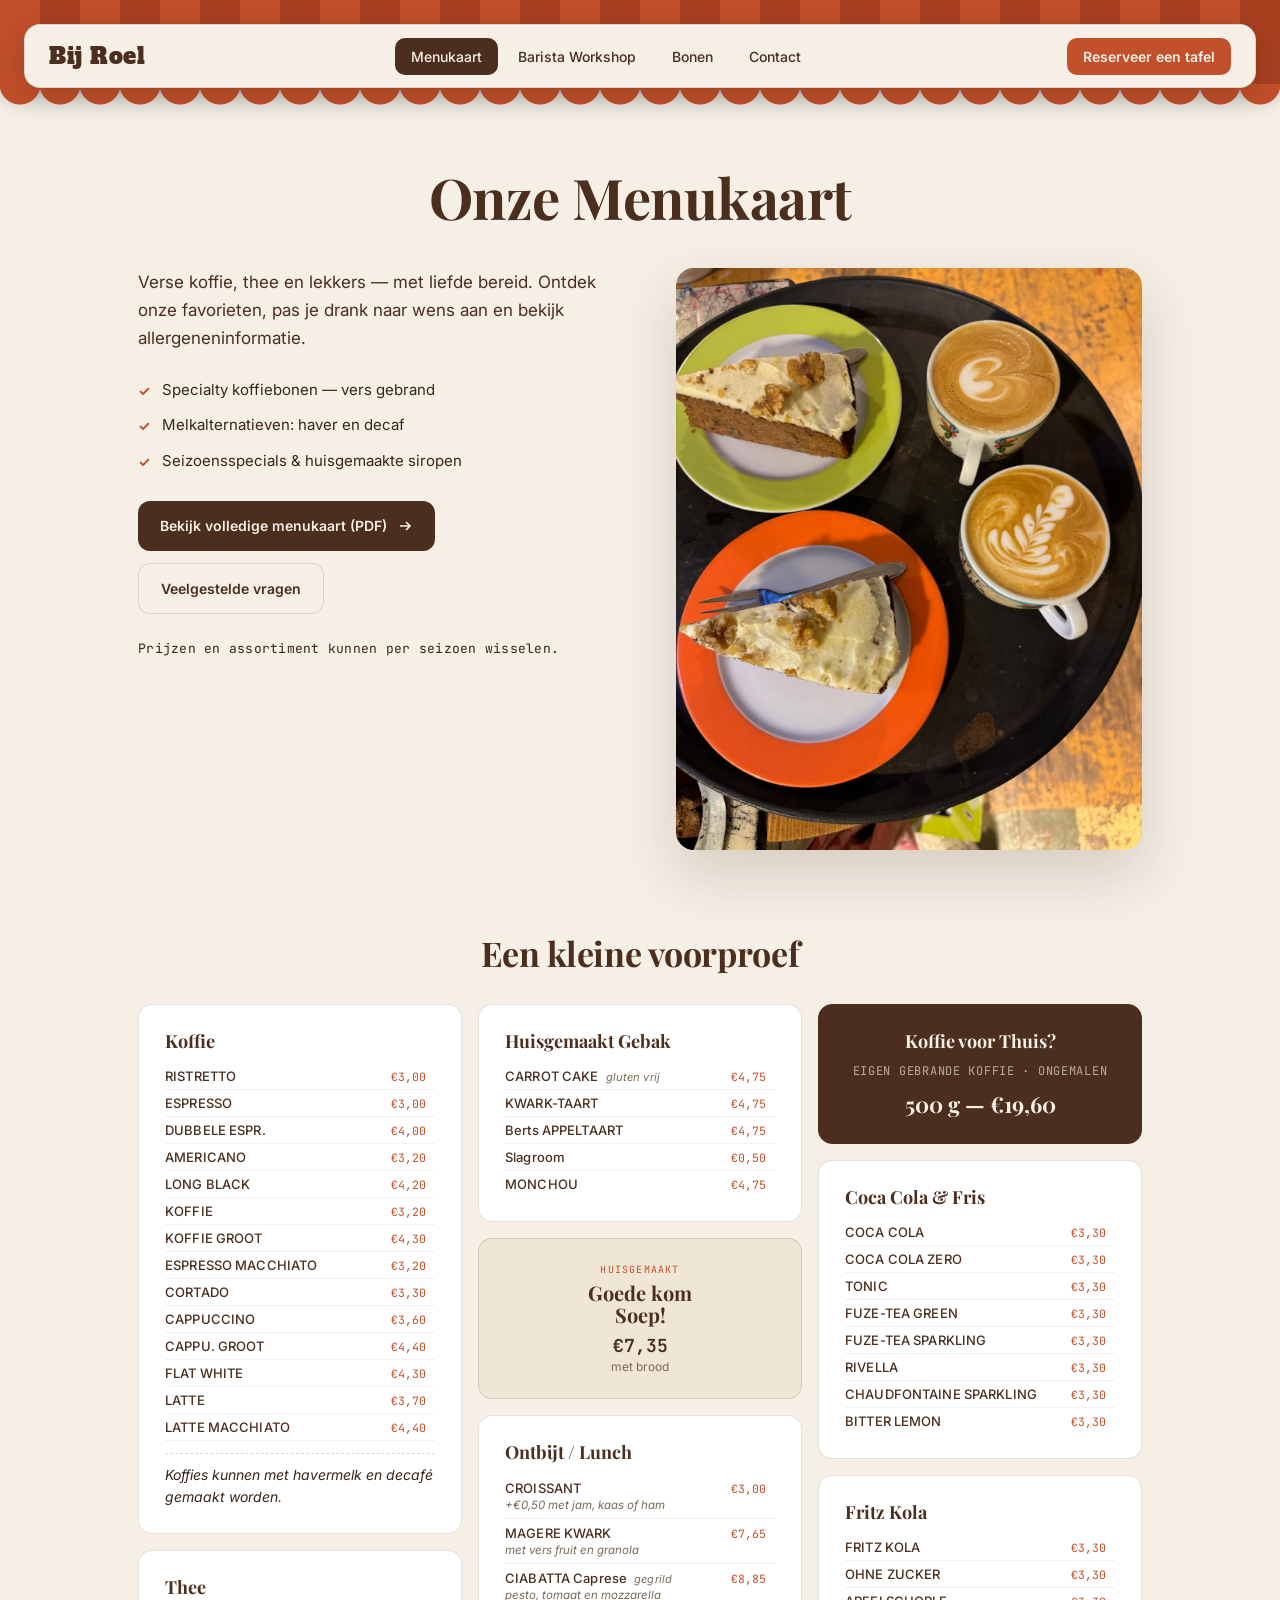
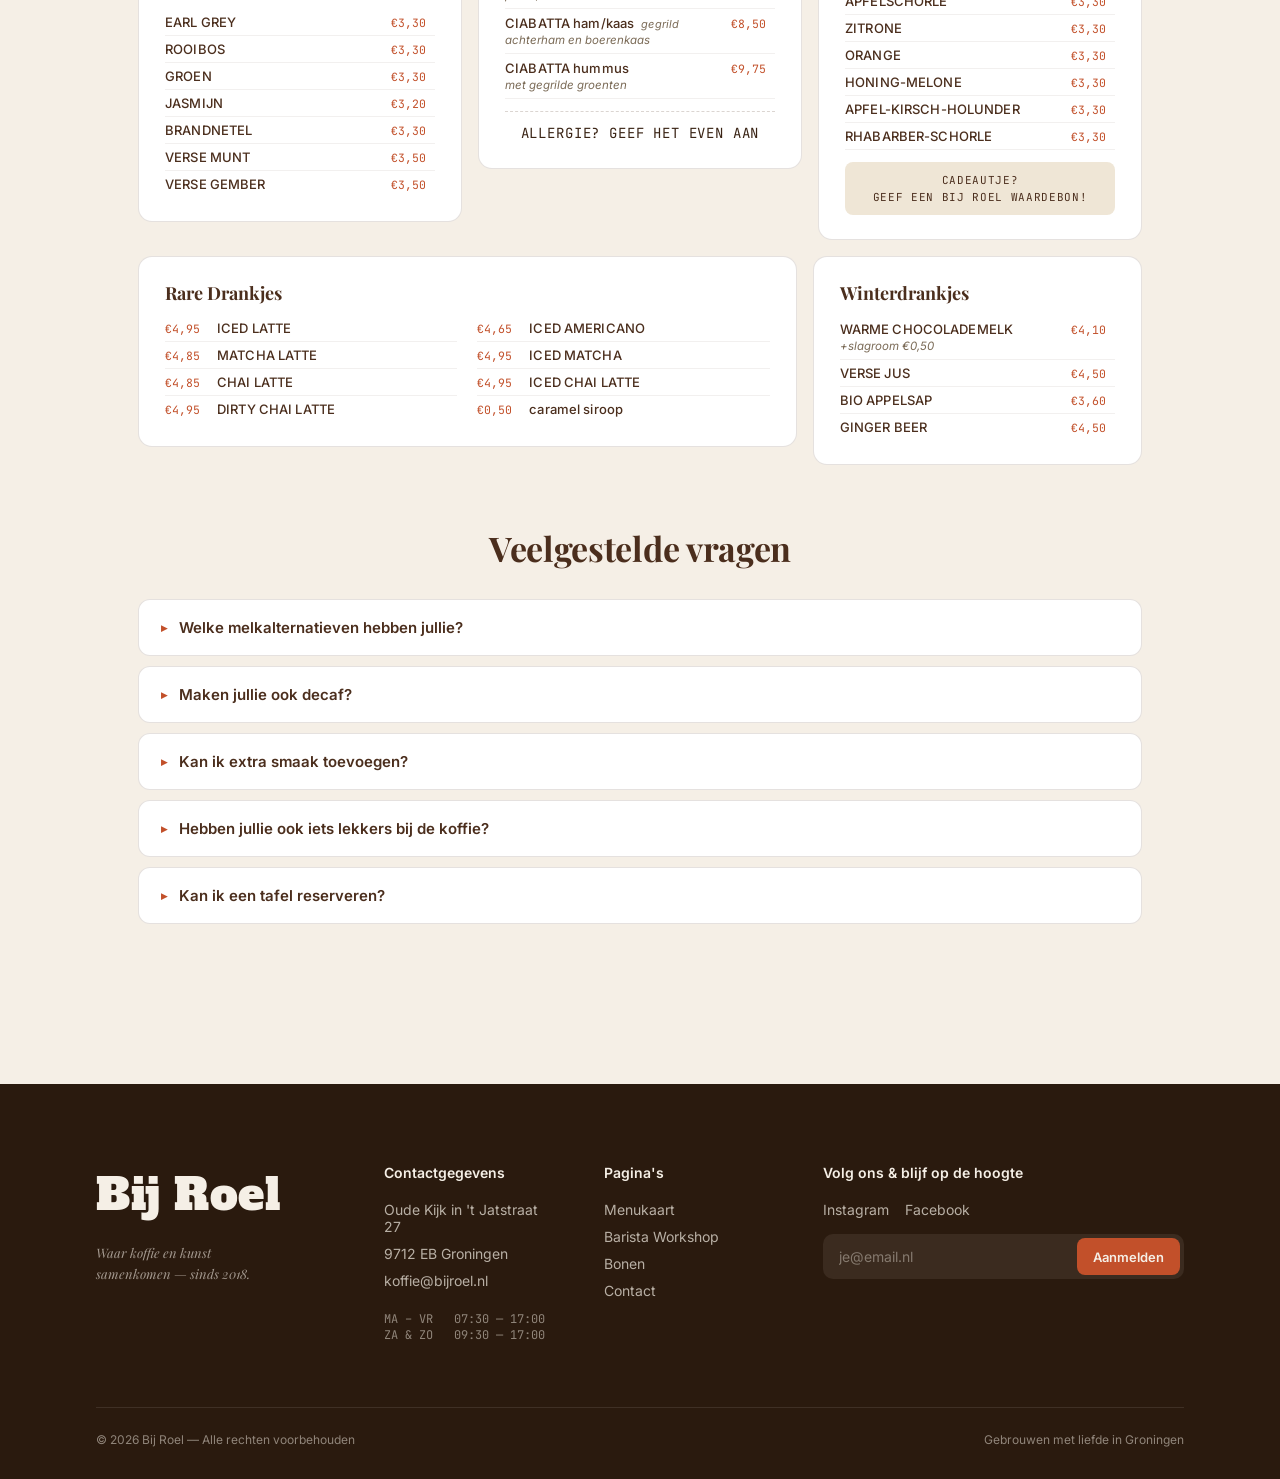
<file: menukaart.html>
<!doctype html>
<html lang="nl">
<head>
<meta charset="utf-8" />
<meta name="viewport" content="width=device-width, initial-scale=1" />
<title>Menukaart — Bij Roel</title>
<link rel="preconnect" href="https://fonts.googleapis.com">
<link rel="preconnect" href="https://fonts.gstatic.com" crossorigin>
<link href="https://fonts.googleapis.com/css2?family=Alfa+Slab+One&family=Playfair+Display:ital,wght@0,500;0,600;0,700;1,500;1,900&family=Inter:wght@400;500;600;700&family=JetBrains+Mono:wght@400;500&display=swap" rel="stylesheet">
<link rel="stylesheet" href="styles.css?v=12">
<link rel="stylesheet" href="subpages.css?v=1">
</head>
<body class="subpage" data-screen-label="Menukaart">

<!-- NAV -->
<div class="awning"></div>
<nav class="nav scrolled">
  <a href="index.html" class="nav-logo">Bij Roel</a>
  <div class="nav-items">
    <a href="menukaart.html" class="nav-link active">Menukaart</a>
    <a href="workshops.html" class="nav-link">Barista Workshop</a>
    <a href="bonen.html" class="nav-link">Bonen</a>
    <a href="contact.html" class="nav-link">Contact</a>
  </div>
  <a href="contact.html" class="nav-cta">Reserveer een tafel</a>
</nav>

<main class="subpage-inner">
  <h1 class="subpage-title">Onze Menukaart</h1>

  <!-- INTRO: text + photo -->
  <section class="intro">
    <div class="intro-text">
      <p class="lead">Verse koffie, thee en lekkers — met liefde bereid. Ontdek onze favorieten, pas je drank naar wens aan en bekijk allergenen­informatie.</p>

      <ul class="intro-list">
        <li>Specialty koffiebonen — vers gebrand</li>
        <li>Melkalternatieven: haver en decaf</li>
        <li>Seizoensspecials &amp; huisgemaakte siropen</li>
      </ul>

      <div class="intro-actions">
        <a class="btn btn-brown" href="#" onclick="event.preventDefault();">
          Bekijk volledige menukaart (PDF)
          <svg class="arrow" viewBox="0 0 16 16" fill="none" stroke="currentColor" stroke-width="1.6"><path d="M3 8h10M9 4l4 4-4 4"/></svg>
        </a>
        <a class="btn btn-cream" href="#faq" style="border:1px solid var(--line);">Veelgestelde vragen</a>
      </div>

      <p class="intro-meta">Prijzen en assortiment kunnen per seizoen wisselen.</p>
    </div>

    <div class="intro-image">
      <img src="assets/card-menu.jpeg" alt="Menukaart Bij Roel — vers belegd broodje en koffie" />
    </div>
  </section>

  <!-- FULL MENU -->
  <h2 class="sub-section-title">Een kleine voorproef</h2>

  <div class="menu-grid">

    <!-- COL 1: Koffie + Thee -->
    <div class="menu-col">

      <div class="callout">
        <h4>Koffie</h4>
        <div class="menu-row"><span class="menu-name">RISTRETTO</span><span class="menu-price">€3,00</span></div>
        <div class="menu-row"><span class="menu-name">ESPRESSO</span><span class="menu-price">€3,00</span></div>
        <div class="menu-row"><span class="menu-name">DUBBELE ESPR.</span><span class="menu-price">€4,00</span></div>
        <div class="menu-row"><span class="menu-name">AMERICANO</span><span class="menu-price">€3,20</span></div>
        <div class="menu-row"><span class="menu-name">LONG BLACK</span><span class="menu-price">€4,20</span></div>
        <div class="menu-row"><span class="menu-name">KOFFIE</span><span class="menu-price">€3,20</span></div>
        <div class="menu-row"><span class="menu-name">KOFFIE GROOT</span><span class="menu-price">€4,30</span></div>
        <div class="menu-row"><span class="menu-name">ESPRESSO MACCHIATO</span><span class="menu-price">€3,20</span></div>
        <div class="menu-row"><span class="menu-name">CORTADO</span><span class="menu-price">€3,30</span></div>
        <div class="menu-row"><span class="menu-name">CAPPUCCINO</span><span class="menu-price">€3,60</span></div>
        <div class="menu-row"><span class="menu-name">CAPPU. GROOT</span><span class="menu-price">€4,40</span></div>
        <div class="menu-row"><span class="menu-name">FLAT WHITE</span><span class="menu-price">€4,30</span></div>
        <div class="menu-row"><span class="menu-name">LATTE</span><span class="menu-price">€3,70</span></div>
        <div class="menu-row"><span class="menu-name">LATTE MACCHIATO</span><span class="menu-price">€4,40</span></div>
        <p class="menu-note">Koffies kunnen met havermelk en decafé gemaakt worden.</p>
      </div>

      <div class="callout">
        <h4>Thee</h4>
        <div class="menu-row"><span class="menu-name">EARL GREY</span><span class="menu-price">€3,30</span></div>
        <div class="menu-row"><span class="menu-name">ROOIBOS</span><span class="menu-price">€3,30</span></div>
        <div class="menu-row"><span class="menu-name">GROEN</span><span class="menu-price">€3,30</span></div>
        <div class="menu-row"><span class="menu-name">JASMIJN</span><span class="menu-price">€3,20</span></div>
        <div class="menu-row"><span class="menu-name">BRANDNETEL</span><span class="menu-price">€3,30</span></div>
        <div class="menu-row"><span class="menu-name">VERSE MUNT</span><span class="menu-price">€3,50</span></div>
        <div class="menu-row"><span class="menu-name">VERSE GEMBER</span><span class="menu-price">€3,50</span></div>
      </div>

    </div>

    <!-- COL 2: Gebak + Soep + Ontbijt/Lunch -->
    <div class="menu-col">

      <div class="callout">
        <h4>Huisgemaakt Gebak</h4>
        <div class="menu-row"><span class="menu-name">CARROT CAKE <span class="menu-sub">gluten vrij</span></span><span class="menu-price">€4,75</span></div>
        <div class="menu-row"><span class="menu-name">KWARK-TAART</span><span class="menu-price">€4,75</span></div>
        <div class="menu-row"><span class="menu-name">Berts APPELTAART</span><span class="menu-price">€4,75</span></div>
        <div class="menu-row"><span class="menu-name">Slagroom</span><span class="menu-price">€0,50</span></div>
        <div class="menu-row"><span class="menu-name">MONCHOU</span><span class="menu-price">€4,75</span></div>
      </div>

      <div class="callout callout-soep">
        <div class="soep-label">Huisgemaakt</div>
        <div class="soep-name">Goede kom<br>Soep!</div>
        <div class="soep-price">€7,35</div>
        <div class="soep-meta">met brood</div>
      </div>

      <div class="callout">
        <h4>Ontbijt / Lunch</h4>
        <div class="menu-entry">
          <div class="menu-entry-top"><span class="menu-name">CROISSANT</span><span class="menu-price">€3,00</span></div>
          <div class="menu-entry-desc">+€0,50 met jam, kaas of ham</div>
        </div>
        <div class="menu-entry">
          <div class="menu-entry-top"><span class="menu-name">MAGERE KWARK</span><span class="menu-price">€7,65</span></div>
          <div class="menu-entry-desc">met vers fruit en granola</div>
        </div>
        <div class="menu-entry">
          <div class="menu-entry-top"><span class="menu-name">CIABATTA Caprese <span class="menu-sub">gegrild</span></span><span class="menu-price">€8,85</span></div>
          <div class="menu-entry-desc">pesto, tomaat en mozzarella</div>
        </div>
        <div class="menu-entry">
          <div class="menu-entry-top"><span class="menu-name">CIABATTA ham/kaas <span class="menu-sub">gegrild</span></span><span class="menu-price">€8,50</span></div>
          <div class="menu-entry-desc">achterham en boerenkaas</div>
        </div>
        <div class="menu-entry">
          <div class="menu-entry-top"><span class="menu-name">CIABATTA hummus</span><span class="menu-price">€9,75</span></div>
          <div class="menu-entry-desc">met gegrilde groenten</div>
        </div>
        <p class="menu-alert">Allergie? Geef het even aan</p>
      </div>

    </div>

    <!-- COL 3: Koffie voor Thuis + Coca Cola + Fritz Kola -->
    <div class="menu-col">

      <div class="callout callout-thuis">
        <h4>Koffie voor Thuis?</h4>
        <div class="thuis-sub">Eigen gebrande koffie · ongemalen</div>
        <div class="thuis-price">500 g — €19,60</div>
      </div>

      <div class="callout">
        <h4>Coca Cola &amp; Fris</h4>
        <div class="menu-row"><span class="menu-name">COCA COLA</span><span class="menu-price">€3,30</span></div>
        <div class="menu-row"><span class="menu-name">COCA COLA ZERO</span><span class="menu-price">€3,30</span></div>
        <div class="menu-row"><span class="menu-name">TONIC</span><span class="menu-price">€3,30</span></div>
        <div class="menu-row"><span class="menu-name">FUZE-TEA GREEN</span><span class="menu-price">€3,30</span></div>
        <div class="menu-row"><span class="menu-name">FUZE-TEA SPARKLING</span><span class="menu-price">€3,30</span></div>
        <div class="menu-row"><span class="menu-name">RIVELLA</span><span class="menu-price">€3,30</span></div>
        <div class="menu-row"><span class="menu-name">CHAUDFONTAINE SPARKLING</span><span class="menu-price">€3,30</span></div>
        <div class="menu-row"><span class="menu-name">BITTER LEMON</span><span class="menu-price">€3,30</span></div>
      </div>

      <div class="callout">
        <h4>Fritz Kola</h4>
        <div class="menu-row"><span class="menu-name">FRITZ KOLA</span><span class="menu-price">€3,30</span></div>
        <div class="menu-row"><span class="menu-name">OHNE ZUCKER</span><span class="menu-price">€3,30</span></div>
        <div class="menu-row"><span class="menu-name">APFELSCHORLE</span><span class="menu-price">€3,30</span></div>
        <div class="menu-row"><span class="menu-name">ZITRONE</span><span class="menu-price">€3,30</span></div>
        <div class="menu-row"><span class="menu-name">ORANGE</span><span class="menu-price">€3,30</span></div>
        <div class="menu-row"><span class="menu-name">HONING-MELONE</span><span class="menu-price">€3,30</span></div>
        <div class="menu-row"><span class="menu-name">APFEL-KIRSCH-HOLUNDER</span><span class="menu-price">€3,30</span></div>
        <div class="menu-row"><span class="menu-name">RHABARBER-SCHORLE</span><span class="menu-price">€3,30</span></div>
        <div class="menu-cadeautje">Cadeautje?<br>Geef een Bij Roel waardebon!</div>
      </div>

    </div>

  </div>

  <!-- Bottom row: Rare Drankjes + Winterdrankjes -->
  <div class="menu-bottom-pair">
    <div class="callout">
      <h4>Rare Drankjes</h4>
      <div class="menu-2col">
        <div>
          <div class="menu-row"><span class="menu-price">€4,95</span><span class="menu-name">ICED LATTE</span></div>
          <div class="menu-row"><span class="menu-price">€4,85</span><span class="menu-name">MATCHA LATTE</span></div>
          <div class="menu-row"><span class="menu-price">€4,85</span><span class="menu-name">CHAI LATTE</span></div>
          <div class="menu-row"><span class="menu-price">€4,95</span><span class="menu-name">DIRTY CHAI LATTE</span></div>
        </div>
        <div>
          <div class="menu-row"><span class="menu-price">€4,65</span><span class="menu-name">ICED AMERICANO</span></div>
          <div class="menu-row"><span class="menu-price">€4,95</span><span class="menu-name">ICED MATCHA</span></div>
          <div class="menu-row"><span class="menu-price">€4,95</span><span class="menu-name">ICED CHAI LATTE</span></div>
          <div class="menu-row"><span class="menu-price">€0,50</span><span class="menu-name">caramel siroop</span></div>
        </div>
      </div>
    </div>
    <div class="callout">
      <h4>Winterdrankjes</h4>
      <div class="menu-entry">
        <div class="menu-entry-top"><span class="menu-name">WARME CHOCOLADEMELK</span><span class="menu-price">€4,10</span></div>
        <div class="menu-entry-desc">+slagroom €0,50</div>
      </div>
      <div class="menu-row"><span class="menu-name">VERSE JUS</span><span class="menu-price">€4,50</span></div>
      <div class="menu-row"><span class="menu-name">BIO APPELSAP</span><span class="menu-price">€3,60</span></div>
      <div class="menu-row"><span class="menu-name">GINGER BEER</span><span class="menu-price">€4,50</span></div>
    </div>
  </div>

  <!-- FAQ -->
  <h2 class="sub-section-title" id="faq">Veelgestelde vragen</h2>
  <div class="faq">
    <div class="faq-item">
      <button class="faq-q">Welke melkalternatieven hebben jullie?</button>
      <div class="faq-a"><div class="faq-a-inner">We hebben standaard halfvolle melk, havermelk (Oatly Barista) en sojamelk. Op aanvraag ook amandelmelk. Geen toeslag op alternatieven.</div></div>
    </div>
    <div class="faq-item">
      <button class="faq-q">Maken jullie ook decaf?</button>
      <div class="faq-a"><div class="faq-a-inner">Zeker! Onze decaf is een Zwitsers gewassen Arabica zonder chemische middelen. Vraag er in de winkel naar — alle dranken op de kaart kunnen ook decaf.</div></div>
    </div>
    <div class="faq-item">
      <button class="faq-q">Kan ik extra smaak toevoegen?</button>
      <div class="faq-a"><div class="faq-a-inner">Ja, we hebben huisgemaakte siropen (vanille, karamel, hazelnoot) en seizoensspecials zoals pumpkin spice in het najaar. €0,50 per shot.</div></div>
    </div>
    <div class="faq-item">
      <button class="faq-q">Hebben jullie ook iets lekkers bij de koffie?</button>
      <div class="faq-a"><div class="faq-a-inner">Iedere dag verse banana bread, carrot cake, croissants en wisselend gebak. Glutenvrije en vegan opties zijn er meestal — vraag het personeel.</div></div>
    </div>
    <div class="faq-item">
      <button class="faq-q">Kan ik een tafel reserveren?</button>
      <div class="faq-a"><div class="faq-a-inner">Voor groepen vanaf 4 personen reserveren we graag. Voor kleinere groepen werken we op basis van vrije inloop. Mail naar <a href="mailto:koffie@bijroel.nl">koffie@bijroel.nl</a> of bel ons.</div></div>
    </div>
  </div>
</main>

<!-- FOOTER -->
<footer class="footer">
  <div class="footer-inner">
    <div>
      <div class="footer-logo">Bij Roel</div>
      <p class="footer-tag">Waar koffie en kunst<br>samenkomen — sinds 2018.</p>
    </div>
    <div>
      <h4>Contactgegevens</h4>
      <ul class="footer-list">
        <li>Oude Kijk in 't Jatstraat 27</li>
        <li>9712 EB Groningen</li>
        <li><a href="mailto:koffie@bijroel.nl">koffie@bijroel.nl</a></li>
        <li style="margin-top: 12px; color: rgba(245,239,230,0.5); font-family: 'JetBrains Mono', monospace; font-size: 12px;">MA – VR &nbsp; 07:30 — 17:00<br>ZA &amp; ZO &nbsp; 09:30 — 17:00</li>
      </ul>
    </div>
    <div>
      <h4>Pagina's</h4>
      <ul class="footer-list">
        <li><a href="menukaart.html">Menukaart</a></li>
        <li><a href="workshops.html">Barista Workshop</a></li>
        <li><a href="bonen.html">Bonen</a></li>
        <li><a href="contact.html">Contact</a></li>
      </ul>
    </div>
    <div>
      <h4>Volg ons &amp; blijf op de hoogte</h4>
      <ul class="footer-list" style="flex-direction: row; gap: 16px; margin-bottom: 8px;">
        <li><a href="#">Instagram</a></li>
        <li><a href="#">Facebook</a></li>
      </ul>
      <form class="footer-newsletter" onsubmit="event.preventDefault();">
        <input type="email" placeholder="je@email.nl" required />
        <button type="submit">Aanmelden</button>
      </form>
    </div>
  </div>
  <div class="footer-bottom" style="margin-top: 64px;">
    <span>© 2026 Bij Roel — Alle rechten voorbehouden</span>
    <span>Gebrouwen met liefde in Groningen</span>
  </div>
</footer>

<script src="subpages.js?v=1"></script>
</body>
</html>
</file>
<file: styles.css>
/* Bij Roel — coffee shop site */

:root {
  --cream: #F5EFE6;
  --cream-2: #EFE6D6;
  --cream-3: #E8DDC8;
  --brown: #4B2E1D;
  --brown-2: #3A2415;
  --brown-3: #2A1A0E;
  --orange: #C2502A;       /* awning / accent */
  --orange-2: #A8401F;
  --ink: #1F140C;
  --muted: #7A6A56;
  --line: rgba(75, 46, 29, 0.14);
  --line-strong: rgba(75, 46, 29, 0.28);
}

* { box-sizing: border-box; margin: 0; padding: 0; }

html, body {
  background: var(--cream);
  color: var(--ink);
  font-family: 'Inter', system-ui, sans-serif;
  -webkit-font-smoothing: antialiased;
  scroll-behavior: smooth;
}

img { display: block; max-width: 100%; }
button { font-family: inherit; cursor: pointer; border: none; background: none; }
a { color: inherit; text-decoration: none; }

/* ─── Hero ─────────────────────────────────────────────── */
.hero {
  position: relative;
  height: 100vh;
  min-height: 720px;
  overflow: hidden;
  background: var(--brown-3);
}

.hero-bg {
  position: absolute;
  inset: 0;
  background-size: cover;
  background-position: center;
  filter: brightness(0.7) saturate(1.05);
  transform: scale(1.08);
  transition: transform 10s ease-out;
}
.hero.loaded .hero-bg { transform: scale(1); }

.hero-vignette {
  position: absolute;
  inset: 0;
  background:
    radial-gradient(ellipse at 30% 50%, rgba(0,0,0,0.1) 0%, rgba(0,0,0,0.55) 70%),
    linear-gradient(90deg, rgba(20,12,6,0.85) 0%, rgba(20,12,6,0.45) 50%, rgba(20,12,6,0.2) 100%),
    linear-gradient(180deg, rgba(0,0,0,0.5) 0%, rgba(0,0,0,0.1) 30%, rgba(0,0,0,0.6) 100%);
}

/* awning strip */
.awning {
  position: absolute;
  top: 0; left: 0; right: 0;
  height: 86px;
  background:
    repeating-linear-gradient(
      90deg,
      var(--orange) 0 40px,
      var(--orange-2) 40px 80px
    );
  box-shadow: 0 6px 24px rgba(0,0,0,0.35);
  z-index: 1;
}
.awning::after {
  content: "";
  position: absolute;
  left: 0; right: 0; bottom: -22px;
  height: 24px;
  background:
    radial-gradient(circle at 20px 0, var(--orange) 0 20px, transparent 21px) 0 0 / 40px 24px;
}

/* nav */
.nav {
  position: fixed;
  top: 24px;
  left: 50%;
  transform: translateX(-50%);
  width: calc(100% - 48px);
  max-width: 1280px;
  height: 64px;
  background: var(--cream);
  border-radius: 16px;
  display: flex;
  align-items: center;
  justify-content: space-between;
  padding: 0 24px;
  z-index: 50;
  box-shadow: 0 8px 32px rgba(0,0,0,0.18), 0 1px 0 rgba(255,255,255,0.4) inset;
  transition: background 0.3s, box-shadow 0.3s;
}
.nav-logo {
  font-family: 'Alfa Slab One', serif;
  font-size: 22px;
  letter-spacing: 0.5px;
  color: var(--brown);
}
.nav-items {
  display: flex;
  gap: 4px;
}
.nav-link {
  font-size: 14px;
  font-weight: 500;
  color: var(--brown);
  padding: 10px 16px;
  border-radius: 10px;
  position: relative;
  transition: background 0.2s;
}
.nav-link:hover { background: rgba(75,46,29,0.06); }
.nav-link.active { background: var(--brown); color: var(--cream); }

.nav-cta {
  background: var(--orange);
  color: var(--cream);
  padding: 10px 16px;
  border-radius: 10px;
  font-size: 14px;
  font-weight: 600;
  transition: transform 0.2s, background 0.2s;
}
.nav-cta:hover { background: var(--orange-2); transform: translateY(-1px); }

/* hero content */
.hero-content {
  position: relative;
  z-index: 5;
  height: 100%;
  display: flex;
  flex-direction: column;
  justify-content: center;
  padding: 0 96px;
  max-width: 1440px;
  margin: 0 auto;
}

.hero-eyebrow {
  display: inline-flex;
  align-items: center;
  gap: 10px;
  font-family: 'JetBrains Mono', monospace;
  font-size: 12px;
  letter-spacing: 0.18em;
  text-transform: uppercase;
  color: var(--cream);
  opacity: 0.85;
  margin-bottom: 24px;
}
.hero-eyebrow .dot {
  width: 6px; height: 6px;
  border-radius: 50%;
  background: var(--orange);
  animation: pulse 2s infinite;
}
@keyframes pulse {
  0%, 100% { opacity: 1; transform: scale(1); }
  50% { opacity: 0.4; transform: scale(1.4); }
}

.hero-title {
  font-family: 'Playfair Display', serif;
  font-weight: 500;
  color: var(--cream);
  line-height: 0.95;
  font-size: clamp(56px, 8vw, 112px);
  max-width: 900px;
}
.hero-title .line {
  display: block;
  overflow: hidden;
}
.hero-title .line span {
  display: inline-block;
  transform: translateY(110%);
  animation: rise 1s cubic-bezier(0.2, 0.7, 0.2, 1) forwards;
}
.hero-title .line:nth-child(1) span { animation-delay: 0.2s; }
.hero-title .line:nth-child(2) span { animation-delay: 0.4s; }
.hero-title .line:nth-child(3) span { animation-delay: 0.6s; }

.hero-title .italic {
  font-style: italic;
  font-weight: 900;
}
@keyframes rise { to { transform: translateY(0); } }

.hero-sub {
  font-family: 'Playfair Display', serif;
  font-style: italic;
  color: var(--cream);
  opacity: 0;
  margin-top: 24px;
  font-size: 22px;
  letter-spacing: 0.04em;
  animation: fadeUp 1s 0.9s cubic-bezier(0.2, 0.7, 0.2, 1) forwards;
}
@keyframes fadeUp {
  from { opacity: 0; transform: translateY(20px); }
  to { opacity: 1; transform: translateY(0); }
}

.hero-actions {
  display: flex;
  gap: 12px;
  margin-top: 40px;
  opacity: 0;
  animation: fadeUp 1s 1.1s cubic-bezier(0.2, 0.7, 0.2, 1) forwards;
}
.btn {
  display: inline-flex;
  align-items: center;
  gap: 10px;
  padding: 14px 22px;
  border-radius: 12px;
  font-size: 15px;
  font-weight: 600;
  transition: all 0.25s cubic-bezier(0.2, 0.7, 0.2, 1);
}
.btn-cream { background: var(--cream); color: var(--brown); }
.btn-cream:hover { background: #fff; transform: translateY(-2px); box-shadow: 0 10px 24px rgba(0,0,0,0.25); }
.btn-brown { background: var(--brown); color: var(--cream); }
.btn-brown:hover { background: var(--brown-2); transform: translateY(-2px); }
.btn-outline { background: transparent; color: var(--cream); border: 1px solid rgba(245,239,230,0.4); }
.btn-outline:hover { background: rgba(245,239,230,0.1); }
.btn-orange { background: var(--orange); color: var(--cream); }
.btn-orange:hover { background: var(--orange-2); transform: translateY(-2px); }

.btn .arrow {
  width: 16px; height: 16px;
  transition: transform 0.25s;
}
.btn:hover .arrow { transform: translateX(3px); }

/* scroll indicator */
.scroll-indicator {
  position: absolute;
  bottom: 32px;
  left: 0;
  right: 0;
  z-index: 5;
  display: flex;
  flex-direction: column;
  align-items: center;
  justify-content: center;
  gap: 12px;
  color: var(--cream);
  text-align: center;
  pointer-events: none;
  font-family: 'JetBrains Mono', monospace;
  font-size: 12px;
  letter-spacing: 0.15em;
  text-transform: uppercase;
  opacity: 0;
  animation: fadeUp 1s 1.4s cubic-bezier(0.2, 0.7, 0.2, 1) forwards;
}
.scroll-line {
  width: 1px; height: 40px;
  background: linear-gradient(180deg, transparent, var(--cream));
  animation: scrollPulse 2s infinite;
}
@keyframes scrollPulse {
  0%, 100% { opacity: 0.4; transform: scaleY(0.8); transform-origin: top; }
  50% { opacity: 1; transform: scaleY(1); }
}

/* placeholder hero "photograph" */
.hero-photo {
  position: absolute;
  inset: 0;
  background:
    /* people silhouettes via gradients */
    radial-gradient(ellipse 220px 320px at 78% 65%, rgba(60,40,30,0.9) 0%, transparent 60%),
    radial-gradient(ellipse 180px 280px at 88% 70%, rgba(80,55,40,0.85) 0%, transparent 55%),
    /* tables */
    radial-gradient(ellipse 90px 25px at 30% 78%, rgba(120,70,40,0.8) 0%, transparent 70%),
    radial-gradient(ellipse 80px 22px at 45% 80%, rgba(100,60,35,0.7) 0%, transparent 70%),
    radial-gradient(ellipse 90px 25px at 60% 78%, rgba(140,80,45,0.6) 0%, transparent 70%),
    /* storefront window glow */
    linear-gradient(180deg, rgba(0,0,0,0.5) 0%, rgba(0,0,0,0.2) 30%, rgba(40,25,15,0.7) 70%, rgba(0,0,0,0.85) 100%),
    /* base wood/brick */
    linear-gradient(135deg, #5C3A22 0%, #3A2415 60%, #2A1A0E 100%);
}
.hero-photo::before {
  /* subtle film grain (disabled for standalone bundle compat) */
  content: "";
  position: absolute;
  inset: 0;
  background: radial-gradient(ellipse at center, transparent 60%, rgba(75,46,29,0.05) 100%);
  mix-blend-mode: overlay;
  opacity: 0.5;
  pointer-events: none;
}

/* shop sign in hero */
.shop-sign {
  position: absolute;
  top: 86px;
  left: 50%;
  transform: translateX(-50%);
  z-index: 2;
  font-family: 'Alfa Slab One', serif;
  font-size: 48px;
  letter-spacing: 0.2em;
  color: var(--brown-3);
  background: linear-gradient(180deg, #2A1A0E 0%, #1F140C 100%);
  padding: 14px 80px;
  color: var(--cream-3);
  border-bottom: 4px solid #1A0F08;
  box-shadow: 0 4px 16px rgba(0,0,0,0.5);
}

/* ─── Marquee ──────────────────────────────────────────── */
.marquee {
  background: var(--orange);
  color: var(--cream);
  height: 56px;
  display: flex;
  align-items: center;
  overflow: hidden;
  position: relative;
  border-top: 1px solid rgba(0,0,0,0.1);
  border-bottom: 1px solid rgba(0,0,0,0.1);
}
.marquee-track {
  display: flex;
  gap: 48px;
  white-space: nowrap;
  animation: scroll 30s linear infinite;
  padding-right: 48px;
}
.marquee:hover .marquee-track { animation-play-state: paused; }
.marquee-item {
  font-family: 'Inter', sans-serif;
  font-weight: 700;
  font-size: 16px;
  letter-spacing: 0.05em;
  display: inline-flex;
  align-items: center;
  gap: 48px;
}
.marquee-item .bean {
  width: 16px; height: 16px;
  display: inline-block;
}
@keyframes scroll {
  to { transform: translateX(-50%); }
}

/* ─── Sections ─────────────────────────────────────────── */
section { position: relative; }

.section-pad {
  padding: 120px 96px;
  max-width: 1440px;
  margin: 0 auto;
}

/* Category cards */
.cards-section {
  background: var(--cream);
}
.cards-grid {
  display: grid;
  grid-template-columns: repeat(3, 1fr);
  gap: 24px;
  perspective: 1400px;
}
.card {
  background: #fff;
  border-radius: 20px;
  overflow: hidden;
  position: relative;
  box-shadow: 0 1px 0 rgba(255,255,255,0.6) inset, 0 4px 24px rgba(75,46,29,0.06);
  transition: transform 0.5s cubic-bezier(0.2, 0.7, 0.2, 1), box-shadow 0.5s, border-color 0.4s;
  display: flex;
  flex-direction: column;
  border: 1px solid transparent;

  /* intro animation */
  opacity: 0;
  transform: translateY(40px);
}
.card.in {
  animation: cardIn 0.95s cubic-bezier(0.2, 0.7, 0.2, 1) forwards;
}
.card.in[data-card-i="0"] { animation-delay: 0.05s; }
.card.in[data-card-i="1"] { animation-delay: 0.22s; }
.card.in[data-card-i="2"] { animation-delay: 0.39s; }
@keyframes cardIn {
  0%   { opacity: 0; transform: translateY(40px) scale(0.97); }
  60%  { opacity: 1; }
  100% { opacity: 1; transform: translateY(0) scale(1); }
}

.card:hover {
  transform: translateY(var(--card-lift, -64px)) scale(var(--card-scale, 1.03));
  box-shadow:
    0 1px 0 rgba(255,255,255,0.6) inset,
    0 18px 36px rgba(75,46,29,0.14),
    0 60px 110px rgba(75,46,29,0.28);
  border-color: rgba(194,80,42,0.18);
}

/* shimmer sweep on hover */
.card-shimmer {
  position: absolute;
  inset: 0;
  border-radius: 20px;
  pointer-events: none;
  overflow: hidden;
  z-index: 4;
}
.card-shimmer::before {
  content: "";
  position: absolute;
  top: 0;
  left: -120%;
  width: 50%;
  height: 100%;
  background: linear-gradient(105deg,
    transparent 0%,
    transparent 35%,
    rgba(255, 240, 220, 0.0) 45%,
    rgba(255, 240, 220, var(--shimmer-intensity, 0.18)) 50%,
    rgba(255, 240, 220, 0.0) 55%,
    transparent 65%,
    transparent 100%);
  transform: skewX(-18deg);
  transition: left 1.1s cubic-bezier(0.25, 0.9, 0.3, 1);
}
.card:hover .card-shimmer::before { left: 130%; }

/* featured card glow + border */
.card-feature {
  border: 1px solid rgba(194,80,42,0.28);
  box-shadow:
    0 1px 0 rgba(255,255,255,0.6) inset,
    0 6px 18px rgba(194,80,42,0.10),
    0 18px 48px rgba(75,46,29,0.14);
}
.card-feature:hover {
  border-color: rgba(194,80,42,0.45);
  box-shadow:
    0 1px 0 rgba(255,255,255,0.7) inset,
    0 20px 40px rgba(194,80,42,0.18),
    0 70px 130px rgba(75,46,29,0.32);
}
.card-glow {
  position: absolute;
  inset: -2px;
  border-radius: 22px;
  pointer-events: none;
  z-index: 0;
  background: conic-gradient(from var(--glow-angle, 0deg),
    rgba(194,80,42,0.0) 0deg,
    rgba(194,80,42,0.55) 70deg,
    rgba(245,200,150,0.0) 140deg,
    rgba(194,80,42,0.0) 360deg);
  opacity: 0;
  filter: blur(14px);
  transition: opacity 0.5s ease;
  animation: glowSpin 6s linear infinite;
}
.card-feature:hover .card-glow { opacity: 0.85; }
@keyframes glowSpin {
  from { --glow-angle: 0deg; }
  to   { --glow-angle: 360deg; }
}
@property --glow-angle {
  syntax: '<angle>';
  initial-value: 0deg;
  inherits: false;
}

/* ribbon */
.card-ribbon {
  position: absolute;
  top: 14px;
  right: 14px;
  z-index: 5;
  background: var(--brown);
  color: var(--cream);
  font-family: 'JetBrains Mono', monospace;
  font-size: 10px;
  letter-spacing: 0.16em;
  text-transform: uppercase;
  padding: 7px 11px 6px;
  border-radius: 999px;
  box-shadow: 0 4px 14px rgba(75,46,29,0.28);
}
.card-ribbon::before {
  content: "★";
  margin-right: 6px;
  color: var(--orange-light, #F4C896);
}

.card-img {
  height: 220px;
  position: relative;
  overflow: hidden;
  z-index: 1;
}
.card-feature .card-img { height: 260px; }
.card-img-inner {
  position: absolute;
  inset: 0;
  transition: transform 0.8s cubic-bezier(0.2, 0.7, 0.2, 1), filter 0.6s ease;
  filter: saturate(0.92);
}
.card:hover .card-img-inner {
  transform: scale(1.08);
  filter: saturate(1.1) contrast(1.04);
}
.card-photo {
  width: 100%;
  height: 100%;
  object-fit: cover;
  display: block;
}
.card-img::after {
  content: "";
  position: absolute;
  inset: 0;
  background: linear-gradient(180deg, transparent 50%, rgba(0,0,0,0.32) 100%);
  pointer-events: none;
}
.card-img-label {
  position: absolute;
  bottom: 12px; left: 12px;
  font-family: 'JetBrains Mono', monospace;
  font-size: 10px;
  letter-spacing: 0.1em;
  text-transform: uppercase;
  color: var(--cream);
  background: rgba(0,0,0,0.4);
  backdrop-filter: blur(8px);
  padding: 6px 10px;
  border-radius: 6px;
}

.card-body {
  padding: 28px;
  flex: 1;
  display: flex;
  flex-direction: column;
  position: relative;
  z-index: 2;
  background: #fff;
}
.card-feature .card-body {
  background: linear-gradient(180deg, #fff 0%, #FBF5EC 100%);
}
.card-title {
  font-family: 'Playfair Display', serif;
  font-size: 26px;
  font-weight: 600;
  color: var(--brown);
  margin-bottom: 16px;
  transition: color 0.3s ease;
}
.card-feature .card-title { font-size: 30px; }
.card:hover .card-title { color: var(--orange, #C2502A); }
.card-list {
  list-style: none;
  margin-bottom: 24px;
}
.card-list li {
  font-size: 14px;
  color: var(--brown-2);
  padding: 8px 0 8px 22px;
  position: relative;
  line-height: 1.5;
  border-bottom: 1px dashed var(--line);
}
.card-list li:last-child { border-bottom: none; }
.card-list li::before {
  content: "";
  position: absolute;
  left: 0;
  top: 14px;
  width: 8px; height: 8px;
  border-radius: 50%;
  background: var(--orange);
  opacity: 0.7;
}

.card-actions {
  display: flex;
  gap: 8px;
  margin-bottom: 16px;
  margin-top: auto;
}
.card-btn {
  padding: 10px 16px;
  border-radius: 10px;
  font-size: 13px;
  font-weight: 600;
  transition: all 0.25s cubic-bezier(0.2, 0.7, 0.2, 1);
  flex: 1;
  text-align: center;
  display: inline-flex;
  align-items: center;
  justify-content: center;
  gap: 8px;
  position: relative;
  overflow: hidden;
}
.card-btn.primary { background: var(--brown); color: var(--cream); }
.card-btn.primary:hover { background: var(--brown-2); transform: translateY(-1px); }
.card-btn.secondary { background: var(--cream-3); color: var(--brown); }
.card-btn.secondary:hover { background: var(--cream-2); transform: translateY(-1px); }
.card-feature .card-btn.primary {
  background: var(--orange, #C2502A);
  box-shadow: 0 6px 18px rgba(194,80,42,0.32);
}
.card-feature .card-btn.primary svg { transition: transform 0.35s cubic-bezier(0.2,0.7,0.2,1); }
.card-feature .card-btn.primary:hover { background: #A8421F; box-shadow: 0 10px 26px rgba(194,80,42,0.42); }
.card-feature .card-btn.primary:hover svg { transform: translateX(4px); }

.card-foot {
  font-size: 12px;
  color: var(--muted);
  font-style: italic;
}

/* ─── Why section ──────────────────────────────────────── */
.why-section {
  background: var(--cream);
  padding: 80px 96px 120px;
}
.why-head {
  text-align: center;
  max-width: 720px;
  margin: 0 auto 56px;
}
.why-head h2 {
  font-family: 'Playfair Display', serif;
  font-size: 48px;
  font-weight: 600;
  color: var(--brown);
  margin-bottom: 16px;
}
.why-head p {
  font-size: 17px;
  color: var(--brown-2);
  line-height: 1.6;
}
.why-grid {
  display: grid;
  grid-template-columns: repeat(4, 1fr);
  gap: 16px;
  max-width: 1248px;
  margin: 0 auto;
}
.feature {
  background: #fff;
  border-radius: 16px;
  padding: 28px;
  border: 1px solid var(--line);
  transition: all 0.3s;
  cursor: pointer;
}
.feature:hover {
  border-color: var(--orange);
  transform: translateY(-4px);
  box-shadow: 0 12px 32px rgba(75,46,29,0.1);
}
.feature-icon {
  width: 40px; height: 40px;
  border-radius: 10px;
  background: var(--cream-3);
  display: grid;
  place-items: center;
  margin-bottom: 16px;
  transition: all 0.3s;
}
.feature:hover .feature-icon {
  background: var(--orange);
}
.feature:hover .feature-icon svg { stroke: var(--cream); }
.feature-icon svg { width: 20px; height: 20px; stroke: var(--brown); fill: none; stroke-width: 1.6; transition: stroke 0.3s; }
.feature h3 {
  font-family: 'Playfair Display', serif;
  font-size: 18px;
  font-weight: 600;
  color: var(--brown);
  margin-bottom: 8px;
}
.feature p {
  font-size: 13px;
  color: var(--muted);
  line-height: 1.55;
  margin-bottom: 14px;
}
.feature-link {
  font-size: 13px;
  font-weight: 600;
  color: var(--orange);
  display: inline-flex;
  align-items: center;
  gap: 6px;
  transition: gap 0.2s;
}
.feature-link:hover { gap: 10px; }

/* tags row */
.tags-row {
  display: flex;
  align-items: center;
  gap: 20px;
  margin-top: 40px;
  max-width: 1248px;
  margin-left: auto;
  margin-right: auto;
  flex-wrap: wrap;
}
.rating { display: inline-flex; align-items: center; gap: 8px; font-size: 13px; color: var(--brown-2); }
.rating .stars { color: var(--orange); letter-spacing: 2px; }
.tag {
  font-size: 13px;
  color: var(--muted);
  padding: 6px 12px;
  border-radius: 999px;
  background: var(--cream-2);
  transition: all 0.2s;
}
.tag:hover { background: var(--cream-3); color: var(--brown); }

/* ─── CTA banner ───────────────────────────────────────── */
.cta-banner {
  max-width: 1248px;
  margin: 40px auto 120px;
  background: #fff;
  border-radius: 20px;
  padding: 36px 48px;
  display: flex;
  align-items: center;
  justify-content: space-between;
  gap: 32px;
  box-shadow: 0 4px 24px rgba(75,46,29,0.06);
}
.cta-with-photo { padding: 18px; overflow: hidden; align-items: stretch; gap: 24px; }
.cta-photo {
  flex: 0 0 42%;
  max-width: 42%;
  position: relative;
  overflow: hidden;
  background: #1a1410;
  border-radius: 14px;
  aspect-ratio: auto;
  min-height: 220px;
}
.cta-photo img {
  width: 100%;
  height: 100%;
  object-fit: cover;
  object-position: center 50%;
  display: block;
  transform: scale(1.18);
}
.cta-text {
  flex: 1;
  padding: 18px 28px 18px 8px;
  display: flex;
  align-items: center;
  justify-content: space-between;
  gap: 32px;
}
@media (max-width: 980px) {
  .cta-with-photo { flex-direction: column; }
  .cta-photo { flex-basis: auto; max-width: 100%; width: 100%; height: 240px; }
  .cta-text { flex-direction: column; align-items: flex-start; padding: 8px 16px 16px; }
}
.cta-banner h3 {
  font-family: 'Playfair Display', serif;
  font-size: 26px;
  font-weight: 600;
  color: var(--brown);
  margin-bottom: 6px;
}
.cta-banner p {
  font-size: 14px;
  color: var(--muted);
}
.cta-banner-actions { display: flex; gap: 10px; flex-shrink: 0; }

/* ─── Footer ───────────────────────────────────────────── */
.footer {
  background: var(--brown-3);
  color: var(--cream);
  padding: 80px 96px 32px;
}
.footer-inner {
  max-width: 1248px;
  margin: 0 auto;
  display: grid;
  grid-template-columns: 1.4fr 1fr 1fr 1.6fr;
  gap: 48px;
}
.footer h4 {
  font-family: 'Inter', sans-serif;
  font-size: 14px;
  font-weight: 600;
  margin-bottom: 20px;
  color: var(--cream);
}
.footer-list {
  list-style: none;
  display: flex;
  flex-direction: column;
  gap: 10px;
}
.footer-list a, .footer-list li {
  font-size: 14px;
  color: rgba(245,239,230,0.7);
  transition: color 0.2s;
}
.footer-list a:hover { color: var(--cream); }

.footer-newsletter {
  display: flex;
  gap: 8px;
  margin-top: 16px;
  background: rgba(245,239,230,0.08);
  border-radius: 10px;
  padding: 4px;
}
.footer-newsletter input {
  flex: 1;
  background: transparent;
  border: none;
  color: var(--cream);
  padding: 10px 12px;
  font-size: 14px;
  font-family: inherit;
  outline: none;
}
.footer-newsletter input::placeholder { color: rgba(245,239,230,0.4); }
.footer-newsletter button {
  background: var(--orange);
  color: var(--cream);
  padding: 10px 16px;
  border-radius: 8px;
  font-size: 13px;
  font-weight: 600;
  transition: background 0.2s;
}
.footer-newsletter button:hover { background: var(--orange-2); }

.footer-bottom {
  max-width: 1248px;
  margin: 64px auto 0;
  padding-top: 24px;
  border-top: 1px solid rgba(245,239,230,0.1);
  display: flex;
  justify-content: space-between;
  font-size: 12px;
  color: rgba(245,239,230,0.5);
}

/* footer logo wordmark */
.footer-logo {
  font-family: 'Alfa Slab One', serif;
  font-size: 44px;
  color: var(--cream);
  margin-bottom: 18px;
  letter-spacing: 0.5px;
}
.footer-tag {
  font-size: 13px;
  color: rgba(245,239,230,0.6);
  line-height: 1.6;
  font-style: italic;
  font-family: 'Playfair Display', serif;
}

/* ─── reveal on scroll ─────────────────────────────────── */
/* reveal on scroll */
.reveal {
  opacity: 0;
  transform: translateY(30px);
  transition: opacity 0.7s cubic-bezier(0.2, 0.7, 0.2, 1), transform 0.7s cubic-bezier(0.2, 0.7, 0.2, 1);
}
.reveal.visible {
  opacity: 1 !important;
  transform: translateY(0) !important;
  animation: revealIn 0.8s cubic-bezier(0.2, 0.7, 0.2, 1) both;
}
@keyframes revealIn {
  from { opacity: 0; transform: translateY(30px); }
  to { opacity: 1; transform: translateY(0); }
}

/* Cup story (scroll-pinned) */
.cup-story {
  background: var(--cream);
  position: relative;
}
.cup-track {
  height: 220vh;        /* scroll length controls progress */
  position: relative;
}
.cup-stage {
  position: sticky;
  top: 0;
  height: 100vh;
  display: flex;
  align-items: center;
  justify-content: center;
  overflow: hidden;
}

/* decorative concentric rings behind cup */
.cup-stage::before {
  content: "";
  position: absolute;
  width: 1100px;
  height: 1100px;
  left: 50%;
  top: 50%;
  border-radius: 50%;
  border: 1px dashed var(--line);
  transform: translate(-50%, -50%) scale(var(--cup-scale, 0.6));
  opacity: calc(var(--cup-progress, 0));
  pointer-events: none;
}
.cup-stage::after {
  content: "";
  position: absolute;
  width: 760px;
  height: 760px;
  left: 50%;
  top: 50%;
  border-radius: 50%;
  border: 1px dashed var(--line-strong);
  transform: translate(-50%, -50%) scale(var(--cup-scale, 0.6)) rotate(var(--cup-rot, 0deg));
  opacity: calc(var(--cup-progress, 0) * 0.8);
  pointer-events: none;
}

.cup-wrap {
  position: relative;
  width: 480px;
  height: 480px;
  display: grid;
  place-items: center;
}
.cup-img {
  width: 100%;
  height: 100%;
  object-fit: contain;
  border-radius: 50%;
  transform: rotate(var(--cup-rot, 0deg)) scale(var(--cup-img-scale, 0.7));
  filter: drop-shadow(0 30px 60px rgba(75, 46, 29, 0.35));
  transition: transform 0.08s linear, filter 0.4s ease;
  will-change: transform;
}
.cup-ring {
  position: absolute;
  inset: -22px;
  border-radius: 50%;
  border: 1px solid var(--line);
  pointer-events: none;
  transform: scale(var(--cup-img-scale, 0.7));
}

/* labels positioned around the cup */
.cup-label {
  position: absolute;
  display: flex;
  flex-direction: column;
  gap: 4px;
  max-width: 240px;
  padding: 16px 18px;
  background: #fff;
  border-radius: 14px;
  box-shadow: 0 12px 32px rgba(75,46,29,0.10);
  border: 1px solid var(--line);
  opacity: 0;
  transform: translateY(20px) scale(0.92);
  transition: opacity 0.5s cubic-bezier(0.2,0.7,0.2,1), transform 0.6s cubic-bezier(0.2,0.7,0.2,1);
}
.cup-label.is-on {
  opacity: 1;
  transform: translateY(0) scale(1);
}
.cup-label-num {
  font-family: 'JetBrains Mono', monospace;
  font-size: 11px;
  letter-spacing: 0.18em;
  color: var(--orange);
  font-weight: 600;
}
.cup-label-title {
  font-family: 'Playfair Display', serif;
  font-size: 22px;
  font-weight: 600;
  color: var(--brown);
  line-height: 1.1;
}
.cup-label-sub {
  font-size: 13px;
  color: var(--muted);
  line-height: 1.45;
}

.cup-label--tl { top: 14%; left: 8%; }
.cup-label--tr { top: 14%; right: 8%; text-align: right; align-items: flex-end; }
.cup-label--bl { bottom: 16%; left: 8%; }
.cup-label--br { bottom: 16%; right: 8%; text-align: right; align-items: flex-end; }

/* progress indicator */
.cup-progress {
  position: absolute;
  bottom: 40px;
  left: 50%;
  transform: translateX(-50%);
  display: flex;
  align-items: center;
  gap: 14px;
  font-family: 'JetBrains Mono', monospace;
  font-size: 12px;
  letter-spacing: 0.15em;
  text-transform: uppercase;
  color: var(--brown);
}
.cup-progress-num { font-weight: 600; min-width: 38px; }
.cup-progress-line {
  width: 160px;
  height: 2px;
  background: var(--line);
  border-radius: 2px;
  overflow: hidden;
  display: block;
}
.cup-progress-line span {
  display: block;
  height: 100%;
  background: var(--orange);
  transform-origin: left;
  width: 100%;
  transform: scaleX(var(--cup-progress, 0));
  transition: transform 0.05s linear;
}
.cup-progress-label { color: var(--muted); }

.big-mark {
  position: absolute;
  bottom: -40px;
  left: 0; right: 0;
  font-family: 'Alfa Slab One', serif;
  font-size: 240px;
  line-height: 0.85;
  white-space: nowrap;
  color: var(--cream);
  opacity: 0.35;
  pointer-events: none;
  user-select: none;
}

/* coffee bean spin */
.spin-bean {
  display: inline-block;
  animation: spin 8s linear infinite;
}
@keyframes spin { to { transform: rotate(360deg); } }

/* steam */
.steam {
  position: absolute;
  width: 100%;
  height: 80px;
  top: -60px;
  left: 0;
  pointer-events: none;
}
.steam span {
  position: absolute;
  bottom: 0;
  width: 8px;
  height: 60px;
  background: linear-gradient(180deg, transparent, rgba(255,255,255,0.4));
  border-radius: 8px;
  filter: blur(4px);
  animation: steamRise 3s ease-out infinite;
}
.steam span:nth-child(1) { left: 30%; animation-delay: 0s; }
.steam span:nth-child(2) { left: 50%; animation-delay: 0.6s; }
.steam span:nth-child(3) { left: 70%; animation-delay: 1.2s; }
@keyframes steamRise {
  0% { opacity: 0; transform: translateY(0) scaleX(1); }
  30% { opacity: 0.8; }
  100% { opacity: 0; transform: translateY(-40px) scaleX(2); }
}

/* responsive light */
@media (max-width: 1024px) {
  .section-pad, .why-section, .footer { padding-left: 40px; padding-right: 40px; }
  .hero-content { padding: 0 40px; }
  .cards-grid { grid-template-columns: 1fr; }
  .why-grid { grid-template-columns: repeat(2, 1fr); }
  .footer-inner { grid-template-columns: 1fr 1fr; }
  .cta-banner { flex-direction: column; align-items: flex-start; }
}
</file>
<file: subpages.css>
/* Bij Roel — subpage shared styles
   Builds on styles.css (loaded first). Replaces hero with a quieter
   page header, defines content layout, FAQ accordion, form. */

/* ─── Page header (subpage-only) ───────────────────────── */
.subpage {
  position: relative;
  padding-top: 110px; /* clear the fixed nav */
  background: var(--cream);
  min-height: 100vh;
}

.subpage-inner {
  max-width: 1100px;
  margin: 0 auto;
  padding: 32px 48px 80px;
}

.subpage-title {
  font-family: 'Playfair Display', serif;
  font-size: clamp(36px, 5vw, 56px);
  font-weight: 700;
  color: var(--brown);
  text-align: center;
  margin: 24px 0 40px;
  letter-spacing: -0.5px;
  line-height: 1.1;
}

/* tighten nav on subpages — always cream pill, no scroll-state needed */
.subpage .nav { background: var(--cream); border: 1px solid var(--line); }

/* ─── Two-column intro (text + image) ──────────────────── */
.intro {
  display: grid;
  grid-template-columns: 1fr 1fr;
  gap: 72px;
  align-items: start;
  margin-bottom: 80px;
}
.intro-text {
  font-family: 'Inter', sans-serif;
  font-size: 16px;
  line-height: 1.7;
  color: var(--ink);
}
.intro-text p { margin-bottom: 18px; color: var(--brown-2); }
.intro-text .lead { font-size: 17px; line-height: 1.65; color: var(--brown); margin-bottom: 26px; }

.intro-list {
  list-style: none;
  display: flex;
  flex-direction: column;
  gap: 12px;
  margin: 26px 0 28px;
  padding: 0;
}
.intro-list li {
  display: flex;
  gap: 12px;
  align-items: flex-start;
  font-size: 15px;
  color: var(--brown-2);
  line-height: 1.55;
}
.intro-list li::before {
  content: "✓";
  color: var(--orange);
  font-weight: 700;
  font-size: 14px;
  flex-shrink: 0;
  margin-top: 2px;
}

.intro-actions {
  display: flex;
  gap: 12px;
  flex-wrap: wrap;
  margin: 8px 0 24px;
}
.intro-actions .btn {
  font-size: 14px;
  padding: 13px 22px;
}

.intro-meta {
  font-family: 'JetBrains Mono', monospace;
  font-size: 13px;
  color: var(--muted);
  letter-spacing: 0.02em;
}

/* image side */
.intro-image {
  position: relative;
  border-radius: 18px;
  overflow: hidden;
  aspect-ratio: 4 / 5;
  box-shadow: 0 24px 60px rgba(75,46,29,0.18);
  background: var(--cream-2);
}
.intro-image img {
  width: 100%;
  height: 100%;
  object-fit: cover;
}
.intro-image.tall { aspect-ratio: 4 / 5; }
.intro-image.poster { aspect-ratio: 1 / 1.25; padding: 28px; background: var(--cream); display: flex; align-items: center; justify-content: center; }
.intro-image.poster img { object-fit: contain; }

/* ─── Section header (subpage) ─────────────────────────── */
.sub-section-title {
  font-family: 'Playfair Display', serif;
  font-size: clamp(26px, 3.4vw, 34px);
  font-weight: 700;
  color: var(--brown);
  text-align: center;
  margin: 60px 0 28px;
  letter-spacing: -0.3px;
}

/* ─── Content blocks (numbered steps / split callouts) ─── */
.content-block {
  font-family: 'Inter', sans-serif;
  color: var(--brown-2);
  line-height: 1.65;
  font-size: 15px;
  margin-bottom: 12px;
}
.content-block p { margin-bottom: 14px; }
.content-block ul { padding-left: 0; list-style: none; display: flex; flex-direction: column; gap: 10px; }
.content-block ul li { padding-left: 22px; position: relative; }
.content-block ul li::before {
  content: "●";
  color: var(--orange);
  font-size: 8px;
  position: absolute; left: 4px; top: 8px;
}
.content-block strong { color: var(--brown); font-weight: 600; }

/* two-card callout (used for Duurzaamheid op bonen page) */
.callout-pair {
  display: grid;
  grid-template-columns: 1fr 1fr;
  gap: 20px;
  margin: 24px 0 40px;
}
.callout {
  background: #fff;
  border: 1px solid var(--line);
  border-radius: 14px;
  padding: 24px 26px;
  transition: border-color 0.3s, transform 0.3s, box-shadow 0.3s;
}
.callout:hover {
  border-color: var(--orange);
  transform: translateY(-4px);
  box-shadow: 0 12px 32px rgba(75,46,29,0.1);
}
.callout h4 {
  font-family: 'Playfair Display', serif;
  font-size: 18px;
  font-weight: 700;
  color: var(--brown);
  margin-bottom: 10px;
}
.callout p {
  font-size: 14px;
  line-height: 1.6;
  color: var(--brown-2);
}

/* "Buy direct in shop" highlight box */
.shop-highlight {
  background: var(--cream-2);
  border: 1px solid var(--line);
  border-radius: 14px;
  padding: 28px 32px;
  text-align: center;
  margin: 24px 0 60px;
}
.shop-highlight p {
  font-size: 15px;
  line-height: 1.65;
  color: var(--brown-2);
  max-width: 720px;
  margin: 0 auto;
}

/* ─── Workshop "Dit ga je leren" cards ─────────────────── */
.learn-grid {
  display: grid;
  grid-template-columns: repeat(3, 1fr);
  gap: 18px;
  margin: 8px 0 56px;
}
.learn-card {
  background: #fff;
  border: 1px solid var(--line);
  border-radius: 14px;
  padding: 22px 22px 24px;
  display: flex;
  flex-direction: column;
  gap: 10px;
  transition: border-color 0.3s, transform 0.3s, box-shadow 0.3s;
}
.learn-card:hover {
  border-color: var(--orange);
  transform: translateY(-4px);
  box-shadow: 0 12px 32px rgba(75,46,29,0.1);
}
.learn-icon {
  width: 36px;
  height: 36px;
  border-radius: 10px;
  background: var(--cream-2);
  display: flex; align-items: center; justify-content: center;
  color: var(--orange);
  margin-bottom: 4px;
  transition: background 0.3s;
}
.learn-card:hover .learn-icon { background: var(--orange); color: var(--cream); }
.learn-icon svg { width: 18px; height: 18px; }
.learn-card h4 {
  font-family: 'Playfair Display', serif;
  font-size: 17px;
  font-weight: 700;
  color: var(--brown);
}
.learn-card p {
  font-size: 13.5px;
  line-height: 1.6;
  color: var(--brown-2);
}

/* ─── Workshop signup form ─────────────────────────────── */
.signup-form {
  background: var(--cream-2);
  border: 1px solid var(--line);
  border-radius: 18px;
  padding: 32px 36px 36px;
  margin: 8px 0 60px;
}
.form-grid {
  display: grid;
  grid-template-columns: 1fr 1fr 1fr;
  gap: 16px 18px;
}
.field {
  display: flex;
  flex-direction: column;
  gap: 6px;
}
.field.full { grid-column: 1 / -1; }
.field label {
  font-family: 'Inter', sans-serif;
  font-size: 12px;
  font-weight: 600;
  color: var(--brown);
  letter-spacing: 0.04em;
  text-transform: uppercase;
}
.field input,
.field select,
.field textarea {
  font-family: 'Inter', sans-serif;
  font-size: 14px;
  padding: 12px 14px;
  border: 1px solid var(--line);
  border-radius: 10px;
  background: #fff;
  color: var(--ink);
  outline: none;
  transition: border-color 0.2s, box-shadow 0.2s;
}
.field input:focus,
.field select:focus,
.field textarea:focus {
  border-color: var(--orange);
  box-shadow: 0 0 0 3px rgba(194,80,42,0.12);
}
.field textarea { resize: vertical; min-height: 90px; }
.field input::placeholder, .field textarea::placeholder { color: var(--muted); opacity: 0.7; }

.form-submit {
  display: flex;
  flex-direction: column;
  gap: 10px;
  margin-top: 22px;
}
.form-submit button {
  background: var(--brown);
  color: var(--cream);
  font-family: 'Inter', sans-serif;
  font-weight: 600;
  font-size: 15px;
  padding: 14px 24px;
  border-radius: 10px;
  cursor: pointer;
  border: none;
  transition: background 0.2s, transform 0.2s;
}
.form-submit button:hover { background: var(--brown-2); transform: translateY(-1px); }
.form-disclaimer {
  font-size: 12px;
  color: var(--muted);
  font-style: italic;
}

/* ─── FAQ accordion ────────────────────────────────────── */
.faq {
  display: flex;
  flex-direction: column;
  gap: 10px;
  margin: 8px 0 80px;
}
.faq-item {
  background: #fff;
  border: 1px solid var(--line);
  border-radius: 12px;
  overflow: hidden;
  transition: box-shadow 0.25s;
}
.faq-item:hover { box-shadow: 0 6px 20px rgba(75,46,29,0.06); }
.faq-q {
  width: 100%;
  text-align: left;
  font-family: 'Inter', sans-serif;
  font-size: 15px;
  font-weight: 600;
  color: var(--brown);
  padding: 18px 22px;
  background: transparent;
  border: none;
  cursor: pointer;
  display: flex;
  align-items: center;
  gap: 12px;
  transition: background 0.2s;
}
.faq-q::before {
  content: "▸";
  color: var(--orange);
  font-size: 12px;
  transition: transform 0.25s;
  flex-shrink: 0;
}
.faq-item.open .faq-q::before { transform: rotate(90deg); }
.faq-q:hover { background: rgba(194,80,42,0.04); }
.faq-a {
  max-height: 0;
  overflow: hidden;
  transition: max-height 0.4s cubic-bezier(0.2,0.7,0.2,1);
  font-size: 14.5px;
  line-height: 1.65;
  color: var(--brown-2);
}
.faq-a-inner { padding: 0 22px 20px 46px; }
.faq-item.open .faq-a { max-height: 400px; }

/* ─── Coffee bag placeholder (bonen image) ─────────────── */
.bag-illustration {
  width: 100%;
  height: 100%;
  display: flex;
  align-items: center;
  justify-content: center;
  background: linear-gradient(135deg, #6b4a32 0%, #4b2e1d 60%, #3a2415 100%);
  position: relative;
  overflow: hidden;
}
.bag-illustration::before {
  content: "";
  position: absolute;
  inset: 0;
  background:
    radial-gradient(ellipse at 30% 20%, rgba(194,80,42,0.18) 0%, transparent 60%),
    radial-gradient(ellipse at 80% 80%, rgba(0,0,0,0.3) 0%, transparent 50%);
}
.bag {
  width: 65%;
  aspect-ratio: 0.72;
  background: linear-gradient(180deg, #d8c8a8 0%, #c8b598 100%);
  border-radius: 4px 4px 8px 8px;
  position: relative;
  box-shadow:
    0 30px 60px rgba(0,0,0,0.4),
    inset 0 -20px 30px rgba(75,46,29,0.15);
  padding: 40px 22px;
  display: flex;
  flex-direction: column;
  justify-content: space-between;
  align-items: center;
}
.bag::before {
  /* fold at top */
  content: "";
  position: absolute;
  top: 0; left: 0; right: 0;
  height: 22px;
  background: linear-gradient(180deg, rgba(75,46,29,0.4) 0%, transparent 100%);
  border-radius: 4px 4px 0 0;
  border-bottom: 1px solid rgba(75,46,29,0.18);
}
.bag-logo {
  border: 2px solid var(--brown);
  padding: 6px 14px;
  border-radius: 6px;
  font-family: 'Alfa Slab One', serif;
  font-size: 16px;
  color: var(--brown);
  letter-spacing: 0.5px;
}
.bag-tag {
  font-family: 'JetBrains Mono', monospace;
  font-size: 9px;
  color: var(--brown-2);
  text-transform: uppercase;
  letter-spacing: 0.15em;
  text-align: center;
  line-height: 1.6;
  border-top: 1px dashed rgba(75,46,29,0.3);
  padding-top: 12px;
  width: 100%;
}
.bag-stamp {
  position: absolute;
  bottom: 30%;
  right: -10px;
  width: 70px;
  height: 70px;
  border-radius: 50%;
  background: var(--orange);
  color: var(--cream);
  display: flex;
  align-items: center;
  justify-content: center;
  font-family: 'Playfair Display', serif;
  font-size: 11px;
  font-weight: 700;
  font-style: italic;
  text-align: center;
  line-height: 1.1;
  transform: rotate(-12deg);
  box-shadow: 0 4px 12px rgba(0,0,0,0.25);
}

/* ─── Workshop poster placeholder ──────────────────────── */
.poster-mock {
  width: 100%;
  height: 100%;
  background: var(--cream);
  border: 1px solid var(--line);
  border-radius: 8px;
  padding: 28px 24px;
  display: flex;
  flex-direction: column;
  position: relative;
  font-family: 'Inter', sans-serif;
}
.poster-eyebrow {
  font-family: 'JetBrains Mono', monospace;
  font-size: 9px;
  color: var(--brown-2);
  letter-spacing: 0.18em;
  text-transform: uppercase;
  margin-bottom: 8px;
}
.poster-title {
  font-family: 'Playfair Display', serif;
  font-size: 28px;
  font-weight: 700;
  color: var(--brown);
  line-height: 1;
  margin-bottom: 18px;
}
.poster-pours {
  display: grid;
  grid-template-columns: repeat(4, 1fr);
  gap: 8px;
  margin: 12px 0 18px;
  flex-grow: 1;
  align-content: center;
}
.poster-pour {
  display: flex;
  flex-direction: column;
  align-items: center;
  gap: 6px;
}
.poster-cup {
  width: 100%;
  aspect-ratio: 1;
  border-radius: 50%;
  background: var(--cream-2);
  border: 1.5px solid var(--brown);
  display: flex; align-items: center; justify-content: center;
  font-size: 24px;
}
.poster-pour-label {
  font-family: 'JetBrains Mono', monospace;
  font-size: 8px;
  color: var(--brown-2);
  letter-spacing: 0.1em;
  text-transform: uppercase;
}
.poster-pour:nth-child(1) .poster-cup { background: #f0e3c8; }
.poster-pour:nth-child(2) .poster-cup { background: #e8d5b0; }
.poster-pour:nth-child(3) .poster-cup { background: #d0a878; }
.poster-pour:nth-child(4) .poster-cup { background: var(--orange); border-color: var(--orange-2); }
.poster-foot {
  text-align: center;
  font-family: 'Alfa Slab One', serif;
  font-size: 16px;
  color: var(--brown);
  letter-spacing: 0.5px;
  border-top: 1px solid var(--line);
  padding-top: 14px;
  margin-top: auto;
}
.poster-stamp {
  position: absolute;
  top: -10px;
  right: -10px;
  background: var(--orange);
  color: var(--cream);
  font-family: 'Playfair Display', serif;
  font-style: italic;
  font-size: 11px;
  padding: 6px 12px;
  border-radius: 4px;
  transform: rotate(8deg);
  box-shadow: 0 4px 10px rgba(0,0,0,0.18);
}

/* ─── Full menukaart grid ───────────────────────────────── */
.menu-grid {
  display: grid;
  grid-template-columns: repeat(3, 1fr);
  gap: 16px;
  margin: 8px 0 16px;
  align-items: start;
}
.menu-bottom-pair {
  display: grid;
  grid-template-columns: 2fr 1fr;
  gap: 16px;
  margin-bottom: 16px;
  align-items: start;
}
.menu-col {
  display: flex;
  flex-direction: column;
  gap: 16px;
}

/* individual item row inside a callout */
.menu-row {
  display: flex;
  align-items: baseline;
  gap: 8px;
  padding: 5px 0;
  border-bottom: 1px solid rgba(75,46,29,0.07);
}
.menu-row:last-child { border-bottom: none; }

.menu-price {
  font-family: 'JetBrains Mono', monospace;
  font-size: 11.5px;
  color: var(--orange);
  flex-shrink: 0;
  min-width: 44px;
}
.menu-name {
  font-family: 'Inter', sans-serif;
  font-size: 13px;
  font-weight: 500;
  color: var(--brown);
  flex: 1;
  letter-spacing: 0.01em;
}
.menu-name .menu-sub {
  font-weight: 400;
  font-size: 11px;
  color: var(--muted);
  font-style: italic;
  margin-left: 4px;
}

/* item with a description line below */
.menu-entry {
  padding: 6px 0;
  border-bottom: 1px solid rgba(75,46,29,0.07);
}
.menu-entry:last-child { border-bottom: none; }
.menu-entry-top {
  display: flex;
  align-items: baseline;
  gap: 8px;
}
.menu-entry-desc {
  font-size: 11.5px;
  color: var(--muted);
  font-style: italic;
  margin-top: 2px;
  padding-left: 0;
}

.menu-note {
  font-size: 11.5px;
  color: var(--muted);
  font-style: italic;
  margin-top: 12px;
  padding-top: 10px;
  border-top: 1px dashed rgba(75,46,29,0.2);
  line-height: 1.5;
}
.menu-alert {
  margin-top: 12px;
  padding-top: 10px;
  border-top: 1px dashed rgba(75,46,29,0.2);
  font-family: 'JetBrains Mono', monospace;
  font-size: 10.5px;
  text-transform: uppercase;
  letter-spacing: 0.06em;
  color: var(--orange);
  text-align: center;
}

/* Rare Drankjes — 2-col inner grid */
.menu-2col {
  display: grid;
  grid-template-columns: 1fr 1fr;
  column-gap: 20px;
}

/* Soep featured callout */
.callout-soep {
  text-align: center;
  background: var(--cream-2);
}
.callout-soep .soep-label {
  font-family: 'JetBrains Mono', monospace;
  font-size: 10px;
  letter-spacing: 0.12em;
  text-transform: uppercase;
  color: var(--orange);
  margin-bottom: 6px;
}
.callout-soep .soep-name {
  font-family: 'Playfair Display', serif;
  font-size: 20px;
  font-weight: 700;
  color: var(--brown);
  line-height: 1.1;
}
.callout-soep .soep-price {
  font-family: 'JetBrains Mono', monospace;
  font-size: 18px;
  font-weight: 600;
  color: var(--brown);
  margin-top: 8px;
}
.callout-soep .soep-meta {
  font-size: 12px;
  color: var(--muted);
  margin-top: 2px;
}

/* Koffie voor Thuis featured callout */
.callout-thuis {
  text-align: center;
  background: var(--brown);
  border-color: var(--brown);
}
.callout-thuis:hover { border-color: var(--orange-2); }
.callout-thuis h4 { color: var(--cream); }
.callout-thuis .thuis-sub {
  font-size: 12px;
  color: rgba(245,239,230,0.65);
  font-family: 'JetBrains Mono', monospace;
  letter-spacing: 0.06em;
  text-transform: uppercase;
  margin-top: 6px;
}
.callout-thuis .thuis-price {
  font-family: 'Playfair Display', serif;
  font-size: 22px;
  font-weight: 700;
  color: var(--cream);
  margin-top: 10px;
}

/* Cadeautje callout note */
.menu-cadeautje {
  margin-top: 12px;
  padding: 10px 12px;
  background: var(--cream-2);
  border-radius: 8px;
  font-size: 11px;
  font-family: 'JetBrains Mono', monospace;
  text-transform: uppercase;
  letter-spacing: 0.06em;
  color: var(--brown);
  text-align: center;
  line-height: 1.5;
}

/* ─── Responsive ───────────────────────────────────────── */
@media (max-width: 880px) {
  .subpage-inner { padding: 24px 24px 60px; }
  .intro { grid-template-columns: 1fr; gap: 36px; }
  .callout-pair { grid-template-columns: 1fr; }
  .learn-grid { grid-template-columns: 1fr; }
  .form-grid { grid-template-columns: 1fr; }
  .intro-image { aspect-ratio: 4 / 3; max-width: 480px; margin: 0 auto; }
  .menu-grid { grid-template-columns: 1fr 1fr; }
  .menu-bottom-pair { grid-template-columns: 1fr; }
  .menu-2col { grid-template-columns: 1fr; }
}
@media (max-width: 600px) {
  .menu-grid { grid-template-columns: 1fr; }
}
</file>
